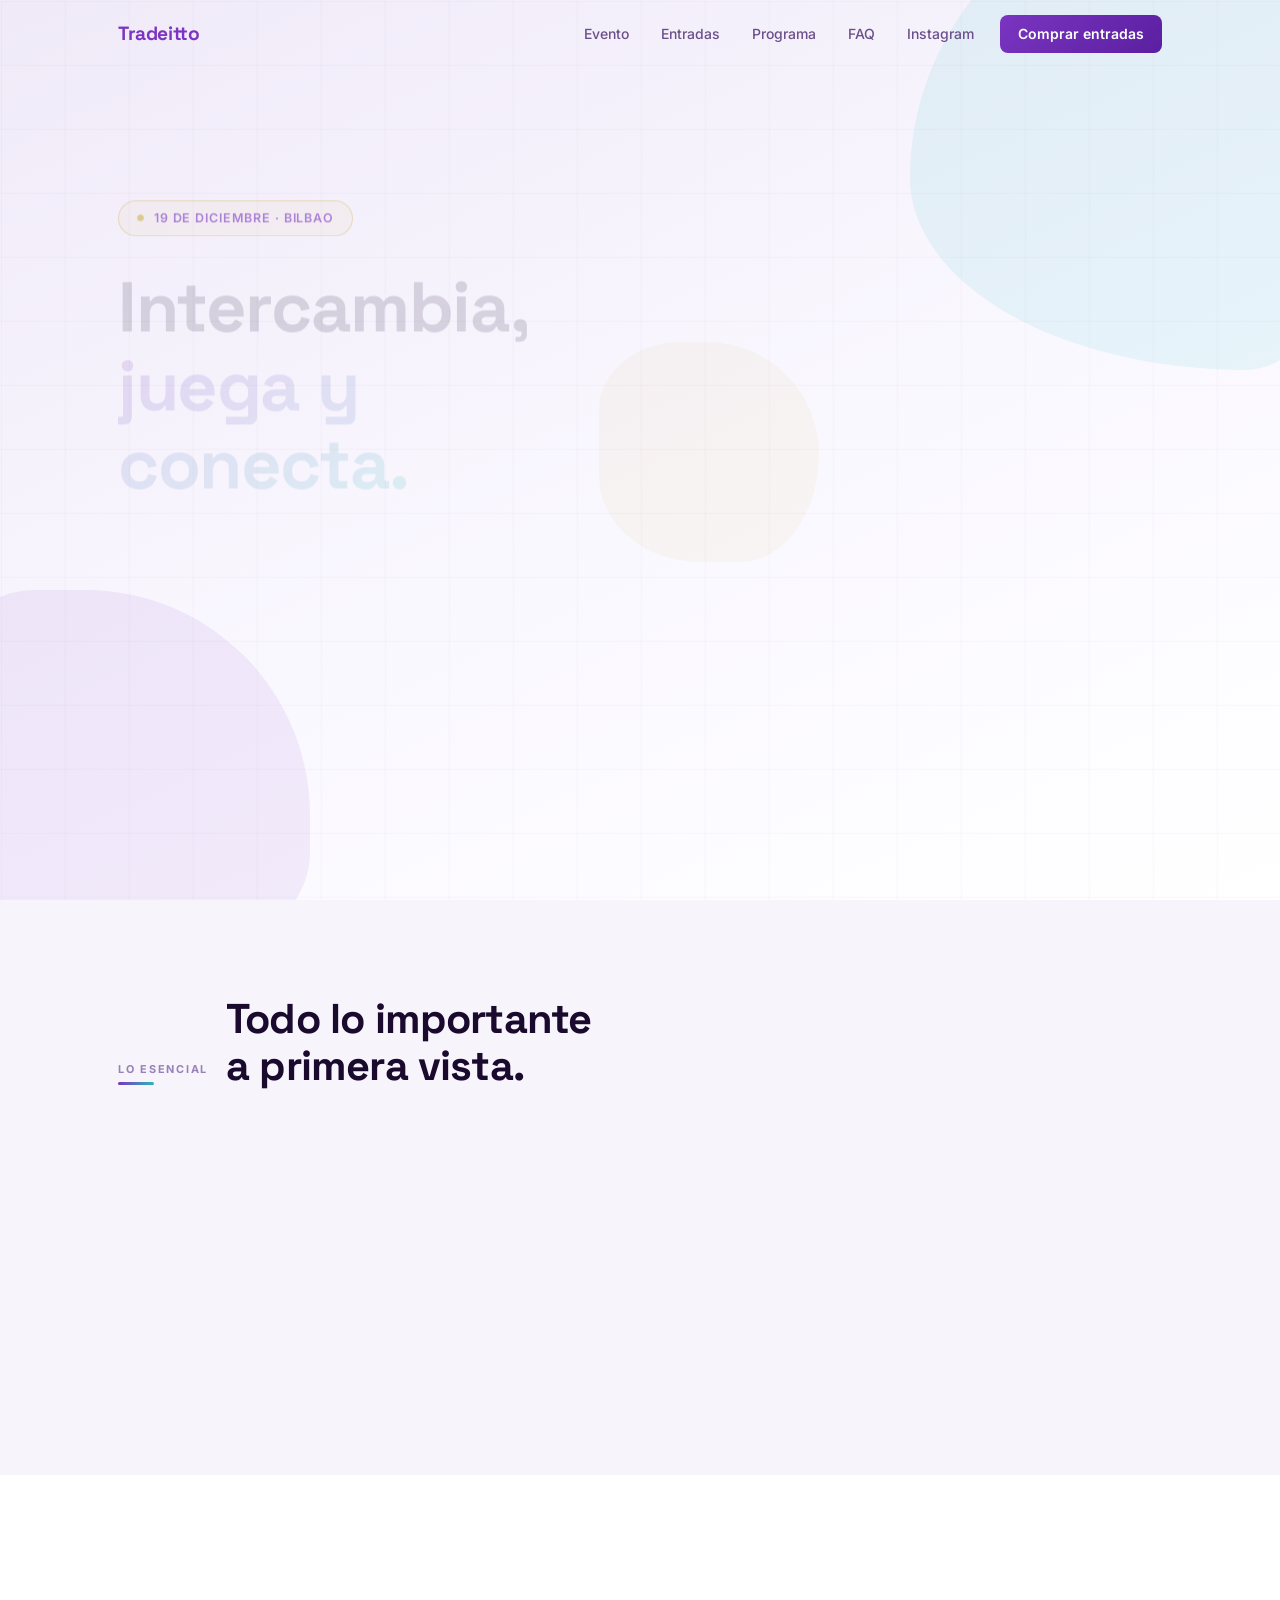
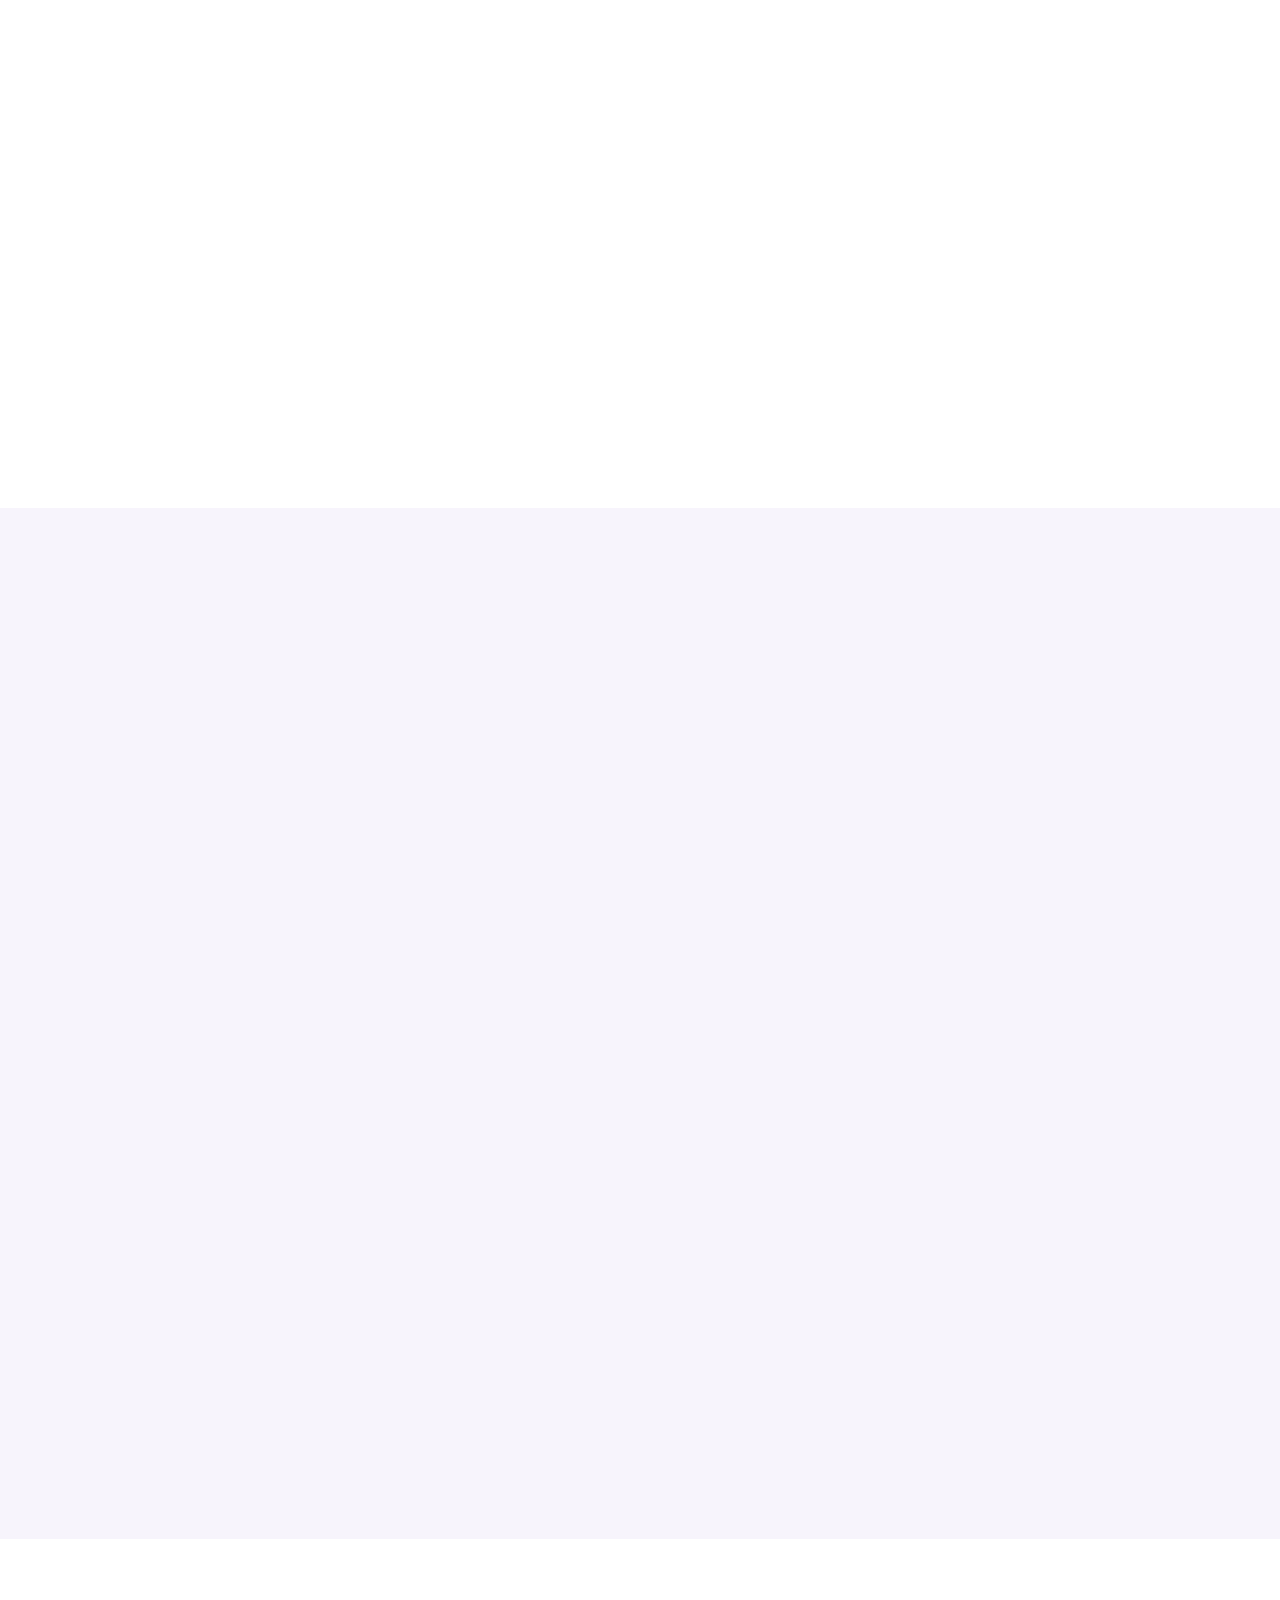
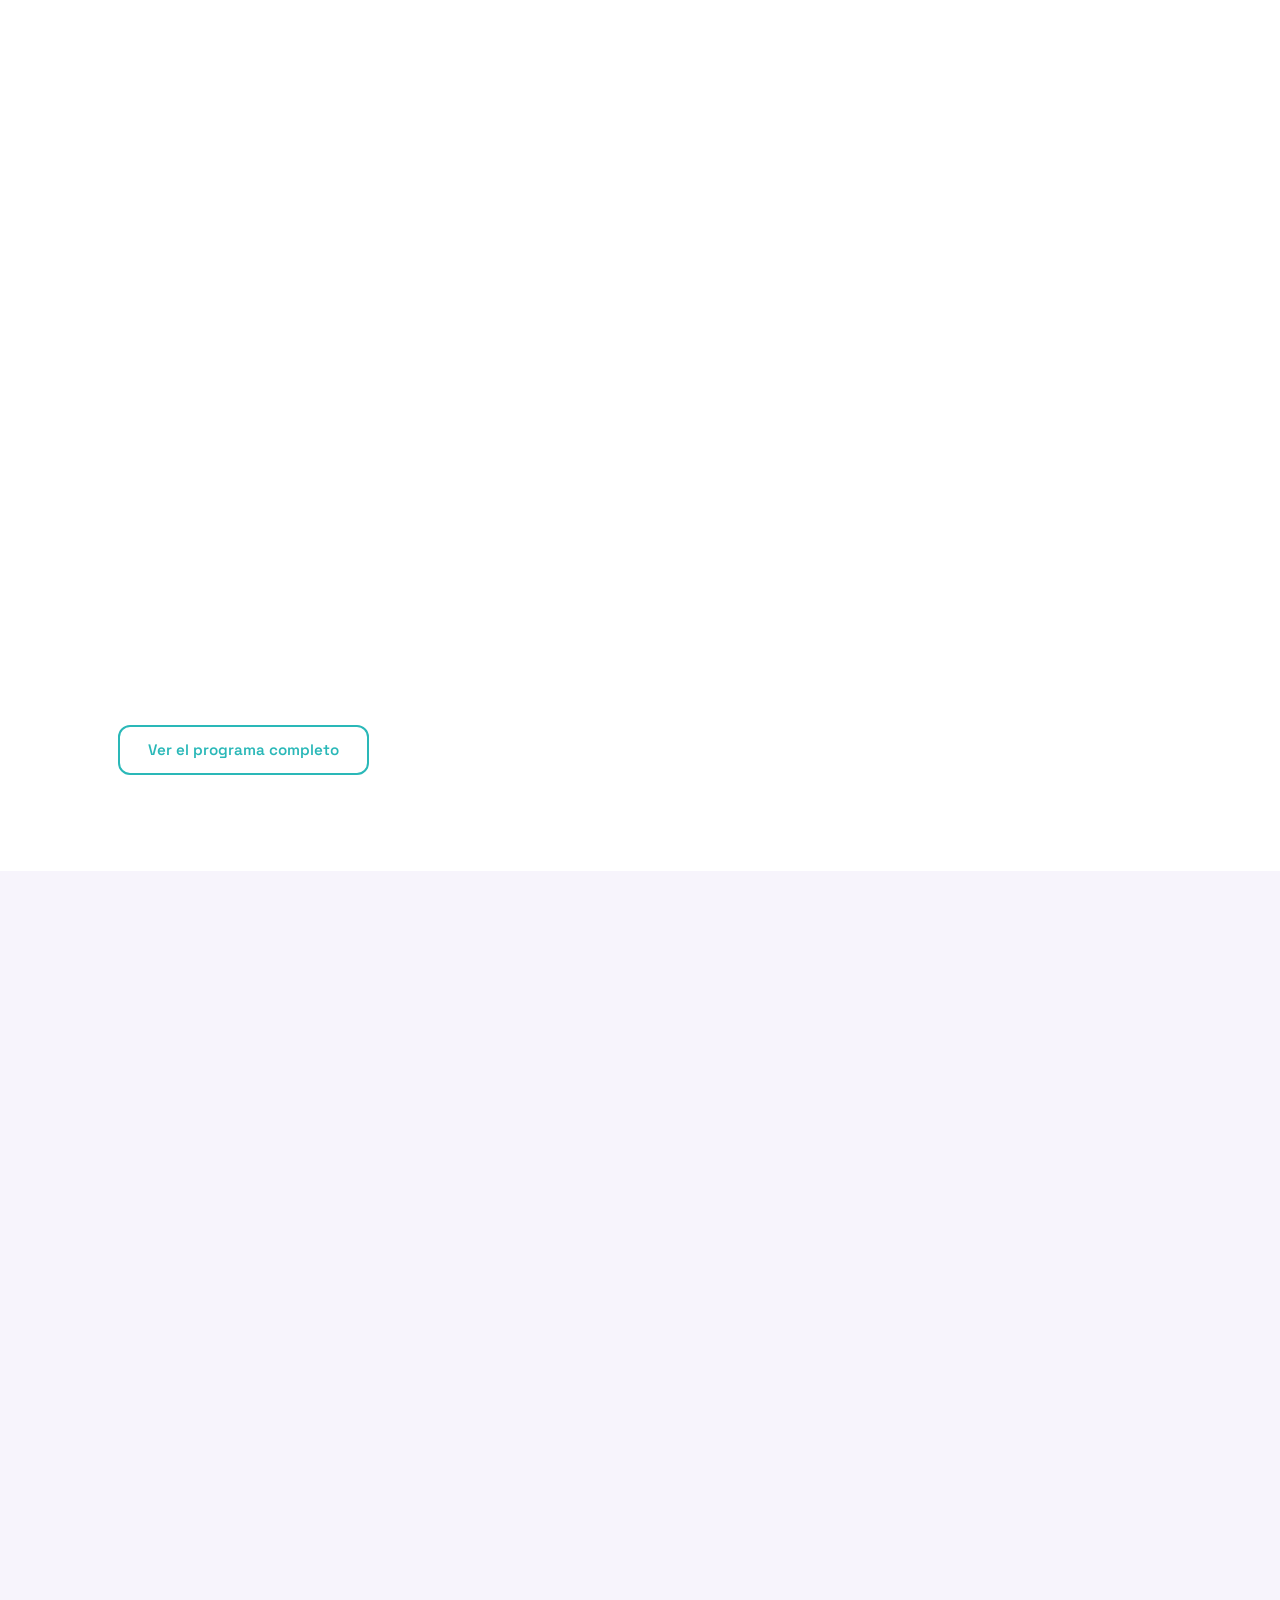
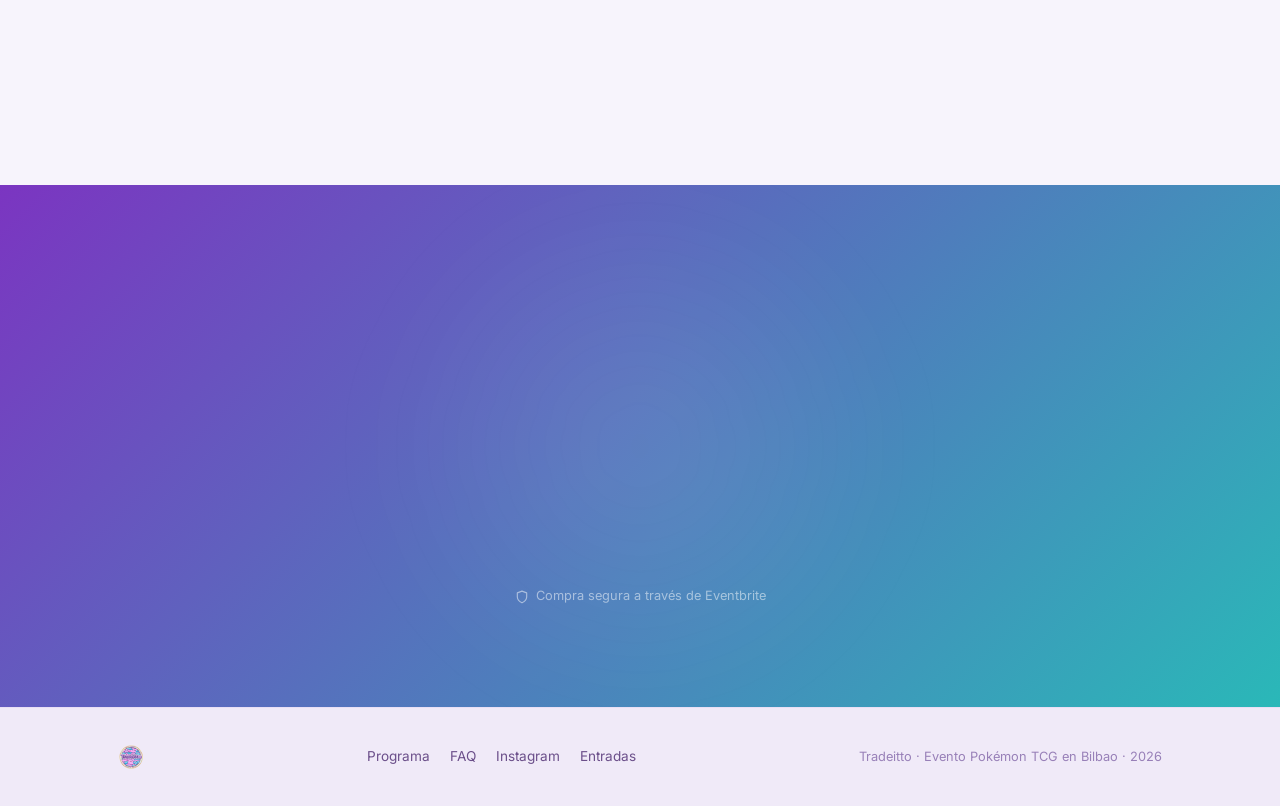
<file: index.html>
<!DOCTYPE html>
<html lang="es">
<head>
  <meta charset="UTF-8" />
  <meta name="viewport" content="width=device-width, initial-scale=1.0" />
  <title>Tradeitto · Próximamente</title>
  <link rel="icon" href="assets/logo.png" type="image/png" />
  <link rel="preconnect" href="https://fonts.googleapis.com" />
  <link rel="preconnect" href="https://fonts.gstatic.com" crossorigin />
  <link href="https://fonts.googleapis.com/css2?family=Fraunces:ital,opsz,wght@0,9..144,700;1,9..144,400&family=Space+Grotesk:wght@500;600;700&display=swap" rel="stylesheet" />
  <style>
    *, *::before, *::after { box-sizing: border-box; margin: 0; padding: 0; }

    html, body {
      height: 100%;
      overflow: hidden;
    }

    body {
      font-family: 'Space Grotesk', sans-serif;
      background: #0e0818;
      color: #fff;
      display: flex;
      flex-direction: column;
      align-items: center;
      justify-content: center;
      min-height: 100dvh;
      -webkit-font-smoothing: antialiased;
      position: relative;
    }

    /* ── Blobs de fondo ── */
    .blob {
      position: fixed;
      border-radius: 50%;
      pointer-events: none;
      filter: blur(90px);
      z-index: 0;
    }
    .blob-1 { width: 650px; height: 650px; background: rgba(123,53,193,0.22); top: -220px; left: -180px; }
    .blob-2 { width: 520px; height: 520px; background: rgba(42,184,184,0.13); bottom: -200px; right: -140px; }
    .blob-3 { width: 280px; height: 280px; background: rgba(201,168,48,0.09); top: 50%; left: 50%; transform: translate(-50%,-50%); }

    /* ── Wrap principal ── */
    .wrap {
      position: relative;
      z-index: 2;
      display: flex;
      flex-direction: column;
      align-items: center;
      gap: 0;
      text-align: center;
      padding: 0 24px;
    }

    /* Logo */
    .logo-img {
      width: 80px;
      height: 80px;
      object-fit: contain;
      margin-bottom: 20px;
      filter: drop-shadow(0 4px 28px rgba(123,53,193,0.55));
    }

    /* Nombre */
    .brand {
      font-family: 'Space Grotesk', sans-serif;
      font-size: 1.05rem;
      font-weight: 700;
      letter-spacing: 0.28em;
      text-transform: uppercase;
      color: rgba(255,255,255,0.35);
      margin-bottom: 56px;
    }

    /* ── Contador ── */
    .countdown {
      display: flex;
      align-items: flex-end;
      gap: 10px;
    }

    .cd-unit {
      display: flex;
      flex-direction: column;
      align-items: center;
      gap: 10px;
    }

    .cd-num {
      font-family: 'Fraunces', serif;
      font-size: clamp(3.8rem, 11vw, 7.5rem);
      font-weight: 700;
      font-style: italic;
      line-height: 1;
      background: linear-gradient(135deg, #c9a830 0%, #ffffff 50%, #8de8e8 100%);
      -webkit-background-clip: text;
      -webkit-text-fill-color: transparent;
      background-clip: text;
      letter-spacing: -0.03em;
      min-width: 2ch;
      text-align: center;
    }

    .cd-label {
      font-size: 0.62rem;
      font-weight: 700;
      letter-spacing: 0.2em;
      text-transform: uppercase;
      color: rgba(255,255,255,0.3);
    }

    /* Separador ":" */
    .cd-sep {
      font-family: 'Fraunces', serif;
      font-size: clamp(2.5rem, 7vw, 5rem);
      font-style: italic;
      color: rgba(255,255,255,0.15);
      line-height: 1;
      margin-bottom: 26px; /* alinear con los números */
      user-select: none;
    }

    /* Estado: ya ha comenzado */
    .started {
      font-family: 'Fraunces', serif;
      font-style: italic;
      font-size: clamp(1.8rem, 5vw, 3rem);
      font-weight: 700;
      background: linear-gradient(135deg, #c9a830, #8de8e8);
      -webkit-background-clip: text;
      -webkit-text-fill-color: transparent;
      background-clip: text;
      text-align: center;
    }

    /* ── Mobile ── */
    @media (max-width: 520px) {
      .logo-img { width: 64px; height: 64px; margin-bottom: 16px; }
      .brand { margin-bottom: 44px; letter-spacing: 0.2em; }
      .countdown { gap: 6px; }
      .cd-sep { margin-bottom: 22px; }
    }

    @media (max-width: 380px) {
      .countdown { gap: 4px; }
    }
  </style>
</head>
<body>

  <div class="blob blob-1"></div>
  <div class="blob blob-2"></div>
  <div class="blob blob-3"></div>

  <div class="wrap">
    <img src="assets/logo.png" alt="Tradeitto" class="logo-img" />
    <p class="brand">Tradeitto</p>

    <div class="countdown" id="countdown">
      <div class="cd-unit">
        <span class="cd-num" id="cd-days">--</span>
        <span class="cd-label">días</span>
      </div>
      <span class="cd-sep">:</span>
      <div class="cd-unit">
        <span class="cd-num" id="cd-hours">--</span>
        <span class="cd-label">horas</span>
      </div>
      <span class="cd-sep">:</span>
      <div class="cd-unit">
        <span class="cd-num" id="cd-minutes">--</span>
        <span class="cd-label">minutos</span>
      </div>
      <span class="cd-sep">:</span>
      <div class="cd-unit">
        <span class="cd-num" id="cd-seconds">--</span>
        <span class="cd-label">segundos</span>
      </div>
    </div>

    <p class="started" id="started" style="display:none">Estamos aquí.</p>
  </div>

  <script>
    // ── CAMBIA SOLO ESTAS DOS LÍNEAS ──────────────────
    var TARGET = new Date('2026-11-13T17:00:00Z');
    //   20 de abril → new Date('2026-04-20T08:00:00Z')
    // ─────────────────────────────────────────────────

    var elDays    = document.getElementById('cd-days');
    var elHours   = document.getElementById('cd-hours');
    var elMinutes = document.getElementById('cd-minutes');
    var elSeconds = document.getElementById('cd-seconds');
    var elCountdown = document.getElementById('countdown');
    var elStarted   = document.getElementById('started');

    function pad(n) { return String(n).padStart(2, '0'); }

    function tick() {
      var diff = TARGET.getTime() - Date.now();
      if (diff <= 0) {
        elCountdown.style.display = 'none';
        elStarted.style.display = 'block';
        clearInterval(timer);
        abrirWeb();
        return;
      }
      var totalSec = Math.floor(diff / 1000);
      var days    = Math.floor(totalSec / 86400);
      var hours   = Math.floor((totalSec % 86400) / 3600);
      var minutes = Math.floor((totalSec % 3600) / 60);
      var seconds = totalSec % 60;

      elDays.textContent    = days;
      elHours.textContent   = pad(hours);
      elMinutes.textContent = pad(minutes);
      elSeconds.textContent = pad(seconds);
    }

    // Solo redirige cuando sitio.html ya no está bloqueado en .htaccess; si no, reintenta.
    function abrirWeb() {
      fetch('sitio.html', { cache: 'no-store', redirect: 'manual' })
        .then(function (r) {
          if (r.ok) window.location.replace('sitio.html');
          else setTimeout(abrirWeb, 20000);
        })
        .catch(function () { setTimeout(abrirWeb, 20000); });
    }

    tick();
    var timer = setInterval(tick, 1000);
  </script>
</body>
</html>
</file>
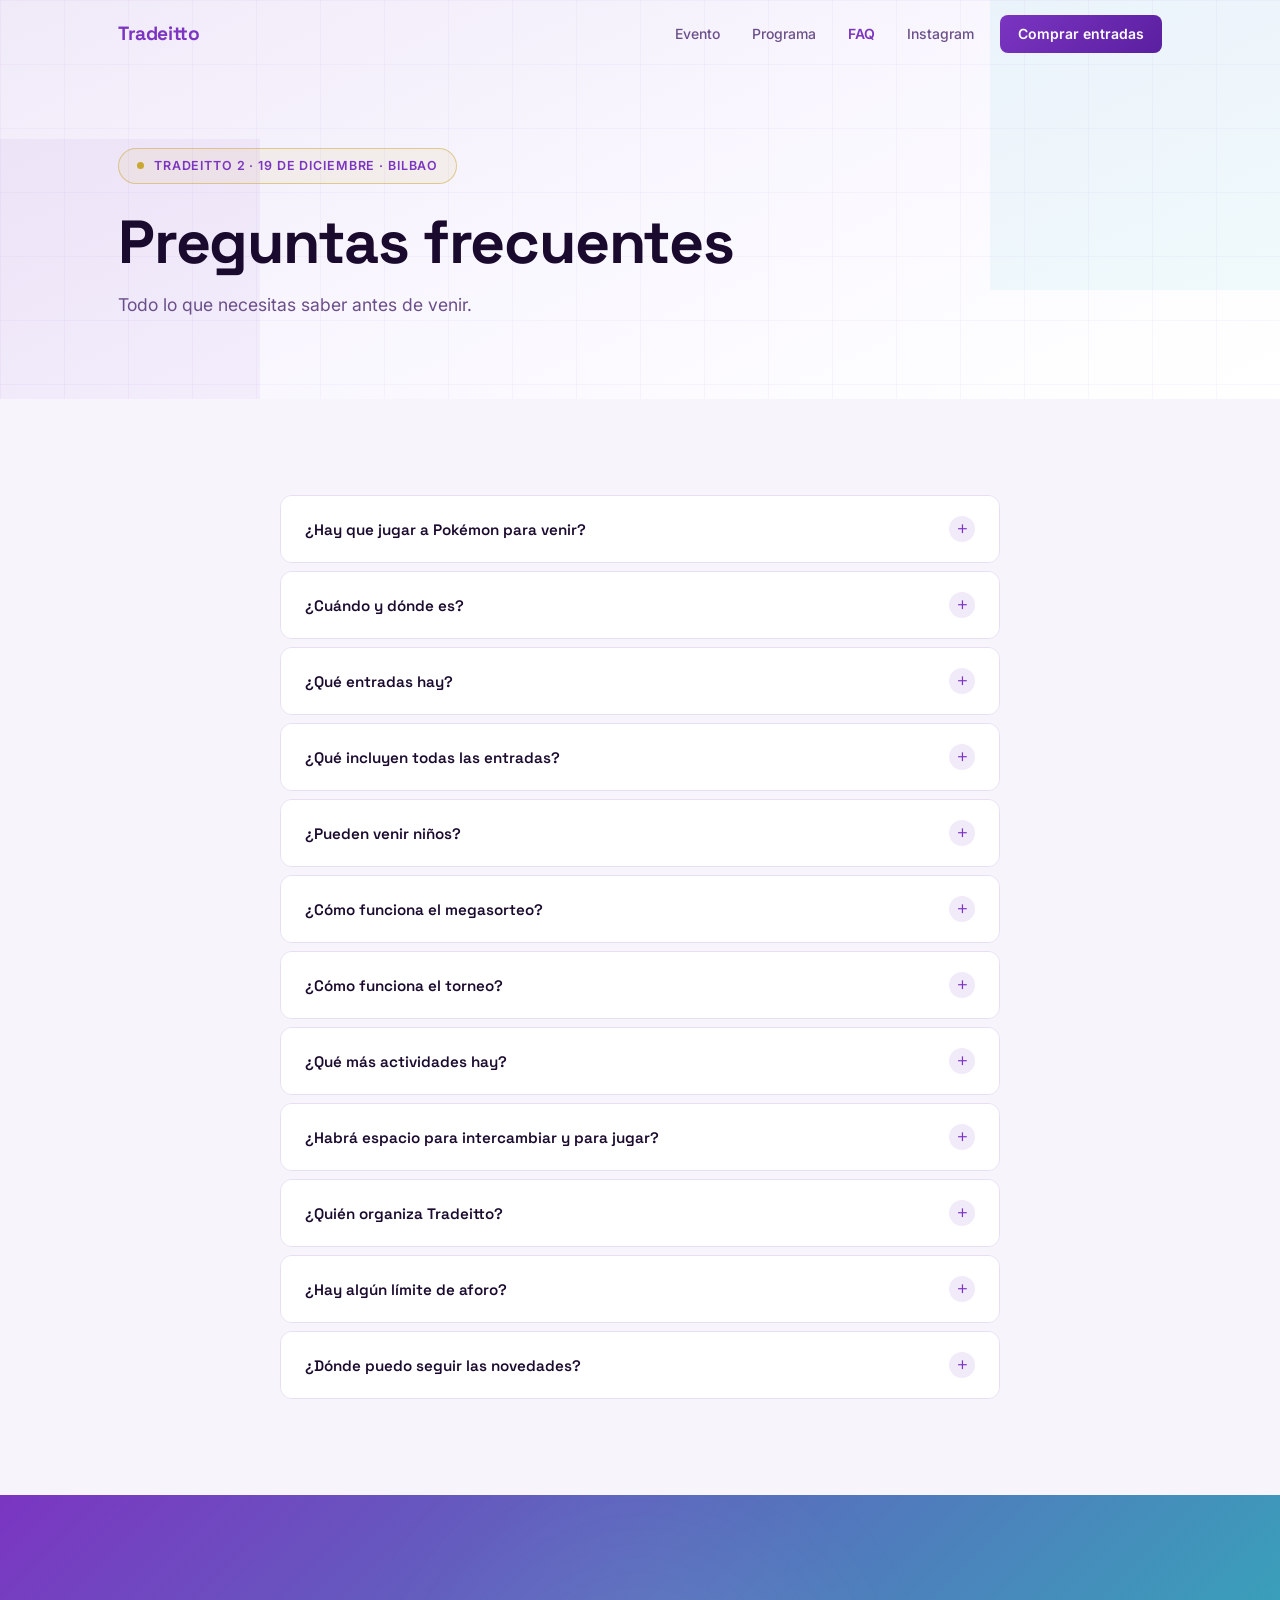
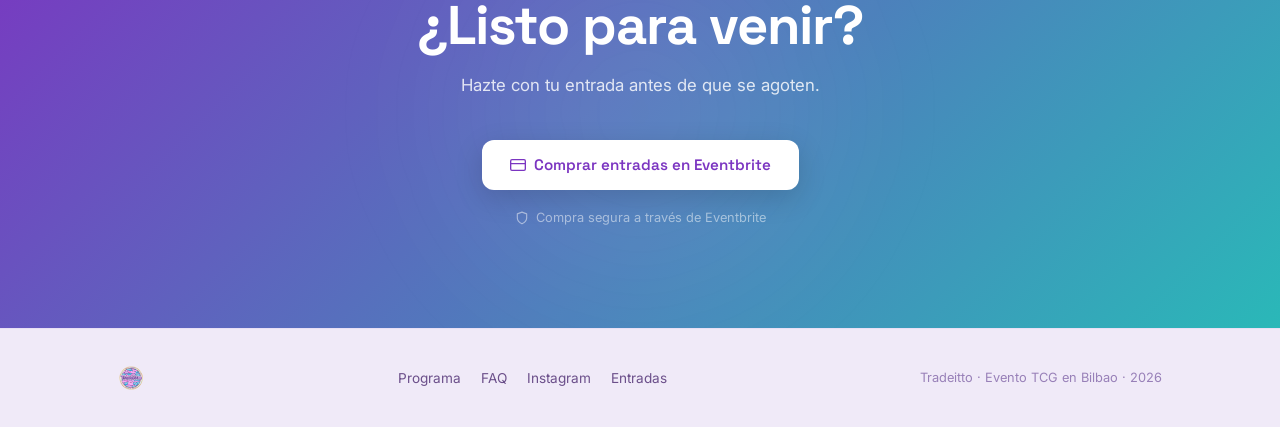
<file: faq.html>
<!DOCTYPE html>
<html lang="es">
<head>
  <meta charset="UTF-8" />
  <meta name="robots" content="noindex, nofollow" />
  <meta name="viewport" content="width=device-width, initial-scale=1.0" />
  <title>FAQ — Tradeitto 2 · Bilbao · 19 de diciembre de 2026</title>
  <meta name="description" content="Preguntas frecuentes sobre Tradeitto 2: entradas, horario, torneo, sorteo y pack de bienvenida. Sábado 19 de diciembre en el Hotel Occidental Bilbao." />
  <link rel="icon" href="assets/logo.png" type="image/png" />
  <link rel="stylesheet" href="style.css" />
  <link rel="preconnect" href="https://fonts.googleapis.com" />
  <link rel="preconnect" href="https://fonts.gstatic.com" crossorigin />
  <link href="https://fonts.googleapis.com/css2?family=Inter:wght@400;500;600&family=Space+Grotesk:wght@500;600;700&display=swap" rel="stylesheet" />
</head>
<body>

  <!-- ══ NAVBAR ══ -->
  <header class="navbar" id="navbar">
    <div class="nav-inner">
      <a href="sitio.html" class="nav-logo">
        Tradeitto
      </a>
      <nav class="nav-links">
        <a href="sitio.html">Evento</a>
        <a href="programa.html">Programa</a>
        <a href="faq.html" class="active">FAQ</a>
        <a href="https://instagram.com/tradeitto" target="_blank" rel="noopener">Instagram</a>
        <a href="https://www.eventbrite.com/e/entradas-tradeitto-2-1987670199072" target="_blank" rel="noopener" class="nav-cta">Comprar entradas</a>
      </nav>
      <button class="hamburger" id="hamburger" aria-label="Abrir menú">
        <span></span><span></span><span></span>
      </button>
    </div>
    <nav class="mobile-nav" id="mobileNav">
      <a href="sitio.html">Evento</a>
      <a href="programa.html">Programa</a>
      <a href="faq.html">FAQ</a>
      <a href="https://instagram.com/tradeitto" target="_blank" rel="noopener">Instagram</a>
      <a href="https://www.eventbrite.com/e/entradas-tradeitto-2-1987670199072" target="_blank" rel="noopener" class="nav-cta">Comprar entradas</a>
    </nav>
  </header>

  <!-- ══ HERO COMPACTO ══ -->
  <section class="faq-hero">
    <div class="hero-grid"></div>
    <div class="hero-blob-organic blob-cyan" style="width:400px;height:400px;opacity:0.7"></div>
    <div class="hero-blob-organic blob-purple" style="width:320px;height:320px;bottom:-60px;left:-60px;top:auto;right:auto;opacity:0.7"></div>
    <div class="container">
      <div class="faq-hero-content">
        <span class="hero-badge" style="animation-delay:0.05s">
          <span class="hero-badge-dot"></span>
          Tradeitto 2 · 19 de diciembre · Bilbao
        </span>
        <h1 style="animation-delay:0.18s;opacity:0;transform:translateY(18px);animation:fadeUp 0.65s cubic-bezier(0.4,0,0.2,1) 0.18s forwards">Preguntas frecuentes</h1>
        <p style="animation-delay:0.3s;opacity:0;transform:translateY(18px);animation:fadeUp 0.65s cubic-bezier(0.4,0,0.2,1) 0.3s forwards">Todo lo que necesitas saber antes de venir.</p>
      </div>
    </div>
  </section>

  <!-- ══ FAQ ══ -->
  <section class="section faq-section" id="faq">
    <div class="container">
      <div class="faq-section-inner">

        <div class="faq-list">

          <div class="faq-item reveal">
            <button class="faq-question" aria-expanded="false">
              <span>¿Hay que jugar a Pokémon para venir?</span>
              <span class="faq-icon">+</span>
            </button>
            <div class="faq-answer">
              <div class="faq-answer-inner">
                <p>No. Tradeitto está abierto a cualquier persona a la que le gusten las cartas coleccionables. El foco es Pokémon, pero si juegas a otro juego de cartas eres igual de bienvenido. Y si acabas de descubrir este mundo, también: es el sitio perfecto para empezar.</p>
              </div>
            </div>
          </div>

          <div class="faq-item reveal">
            <button class="faq-question" aria-expanded="false">
              <span>¿Cuándo y dónde es?</span>
              <span class="faq-icon">+</span>
            </button>
            <div class="faq-answer">
              <div class="faq-answer-inner">
                <p>El <strong>sábado 19 de diciembre de 2026</strong> en el <strong>Hotel Occidental Bilbao</strong>. El evento abre de <strong>10:00 a 19:00</strong>. Con entrada VIP puedes entrar una hora antes, a las 9:00.</p>
              </div>
            </div>
          </div>

          <div class="faq-item reveal">
            <button class="faq-question" aria-expanded="false">
              <span>¿Qué entradas hay?</span>
              <span class="faq-icon">+</span>
            </button>
            <div class="faq-answer">
              <div class="faq-answer-inner">
                <p>Hay tres tipos:<br><strong>General (12,50 €)</strong>: acceso al evento desde las 10:00.<br><strong>VIP (30 €)</strong>: acceso anticipado a las 9:00, una hora antes que nadie. Solo hay 30.<br><strong>Torneo (30 €)</strong>: plaza en el torneo de Pokémon TCG con premios, además del acceso al evento. Solo hay 32.</p>
              </div>
            </div>
          </div>

          <div class="faq-item reveal">
            <button class="faq-question" aria-expanded="false">
              <span>¿Qué incluyen todas las entradas?</span>
              <span class="faq-icon">+</span>
            </button>
            <div class="faq-answer">
              <div class="faq-answer-inner">
                <p>Todas dan acceso al recinto, participación en el <strong>megasorteo en directo</strong> y un <strong>pack de bienvenida con regalos navideños</strong>.</p>
              </div>
            </div>
          </div>

          <div class="faq-item reveal">
            <button class="faq-question" aria-expanded="false">
              <span>¿Pueden venir niños?</span>
              <span class="faq-icon">+</span>
            </button>
            <div class="faq-answer">
              <div class="faq-answer-inner">
                <p>Sí. Por cada entrada de adulto pueden entrar <strong>gratis hasta 2 niños menores de 8 años</strong>.</p>
              </div>
            </div>
          </div>

          <div class="faq-item reveal">
            <button class="faq-question" aria-expanded="false">
              <span>¿Cómo funciona el megasorteo?</span>
              <span class="faq-icon">+</span>
            </button>
            <div class="faq-answer">
              <div class="faq-answer-inner">
                <p>Es a las <strong>12:00</strong> y se sortea un megapack en directo. Tu número va incluido con la entrada, pero hay que estar presente en el momento del sorteo para ganar.</p>
              </div>
            </div>
          </div>

          <div class="faq-item reveal">
            <button class="faq-question" aria-expanded="false">
              <span>¿Cómo funciona el torneo?</span>
              <span class="faq-icon">+</span>
            </button>
            <div class="faq-answer">
              <div class="faq-answer-inner">
                <p>Empieza a las <strong>11:00</strong> y tiene <strong>32 plazas</strong>. Para jugar necesitas la entrada de Torneo (30 €). Hay premios para los mejores. El formato y los premios los anunciaremos en <a href="https://instagram.com/tradeitto" target="_blank" rel="noopener" style="color:var(--accent)">@tradeitto</a>.</p>
              </div>
            </div>
          </div>

          <div class="faq-item reveal">
            <button class="faq-question" aria-expanded="false">
              <span>¿Qué más actividades hay?</span>
              <span class="faq-icon">+</span>
            </button>
            <div class="faq-answer">
              <div class="faq-answer-inner">
                <p>A las <strong>16:00</strong>, un concurso de preguntas: si aciertas, te llevas un sobre. A las <strong>17:00</strong>, la hora del intercambio, patrocinada por <a href="https://pokedoc.es/" target="_blank" rel="sponsored noopener" style="color:var(--accent)">Pokedoc</a>. Y a las <strong>18:00</strong>, la gran apertura final. Tienes el horario completo en el <a href="programa.html" style="color:var(--accent)">programa</a>.</p>
              </div>
            </div>
          </div>

          <div class="faq-item reveal">
            <button class="faq-question" aria-expanded="false">
              <span>¿Habrá espacio para intercambiar y para jugar?</span>
              <span class="faq-icon">+</span>
            </button>
            <div class="faq-answer">
              <div class="faq-answer-inner">
                <p>Sí. Durante todo el día habrá mesas donde cada uno puede intercambiar cartas, jugar partidas o simplemente charlar. También habrá tiendas con producto sellado y puestos de artesanía y merchandising.</p>
              </div>
            </div>
          </div>

          <div class="faq-item reveal">
            <button class="faq-question" aria-expanded="false">
              <span>¿Quién organiza Tradeitto?</span>
              <span class="faq-icon">+</span>
            </button>
            <div class="faq-answer">
              <div class="faq-answer-inner">
                <p>Tradeitto lo organizan <strong>Srta.Eevee</strong> y <strong>Pingucollects</strong>. Esta edición cuenta con el patrocinio de <strong><a href="https://www.ryucardstcg.com/" target="_blank" rel="sponsored noopener" style="color:var(--accent)">Ryu Cards</a></strong> y <strong><a href="https://pokedoc.es/" target="_blank" rel="sponsored noopener" style="color:var(--accent)">Pokedoc</a></strong>.</p>
              </div>
            </div>
          </div>

          <div class="faq-item reveal">
            <button class="faq-question" aria-expanded="false">
              <span>¿Hay algún límite de aforo?</span>
              <span class="faq-icon">+</span>
            </button>
            <div class="faq-answer">
              <div class="faq-answer-inner">
                <p>Sí, las plazas son limitadas. Te recomendamos comprar tu entrada con antelación para asegurar tu sitio.</p>
              </div>
            </div>
          </div>

          <div class="faq-item reveal">
            <button class="faq-question" aria-expanded="false">
              <span>¿Dónde puedo seguir las novedades?</span>
              <span class="faq-icon">+</span>
            </button>
            <div class="faq-answer">
              <div class="faq-answer-inner">
                <p>Todas las novedades las publicamos en nuestro Instagram <a href="https://instagram.com/tradeitto" target="_blank" rel="noopener" style="color:var(--accent)">@tradeitto</a>.</p>
              </div>
            </div>
          </div>

        </div>
      </div>
    </div>
  </section>

  <!-- ══ CTA ══ -->
  <section class="cta-section">
    <div class="container">
      <h2 class="cta-title reveal">¿Listo para venir?</h2>
      <p class="cta-sub reveal">Hazte con tu entrada antes de que se agoten.</p>
      <a href="https://www.eventbrite.com/e/entradas-tradeitto-2-1987670199072" target="_blank" rel="noopener" class="btn-primary reveal">
        <svg viewBox="0 0 24 24" fill="none" stroke="currentColor" stroke-width="2" stroke-linecap="round" stroke-linejoin="round" width="16" height="16"><rect x="1" y="4" width="22" height="16" rx="2"/><line x1="1" y1="10" x2="23" y2="10"/></svg>
        Comprar entradas en Eventbrite
      </a>
      <p class="cta-trust">
        <svg viewBox="0 0 24 24" fill="none" stroke="currentColor" stroke-width="2" stroke-linecap="round" stroke-linejoin="round"><path d="M12 22s8-4 8-10V5l-8-3-8 3v7c0 6 8 10 8 10z"/></svg>
        Compra segura a través de Eventbrite
      </p>
    </div>
  </section>

  <!-- ══ FOOTER ══ -->
  <footer class="footer">
    <div class="container">
      <div class="footer-inner">
        <a href="sitio.html" class="footer-logo">
          <img src="assets/logo.png" alt="Tradeitto" />
        </a>
        <nav class="footer-links">
          <a href="programa.html">Programa</a>
          <a href="faq.html">FAQ</a>
          <a href="https://instagram.com/tradeitto" target="_blank" rel="noopener">Instagram</a>
          <a href="https://www.eventbrite.com/e/entradas-tradeitto-2-1987670199072" target="_blank" rel="noopener">Entradas</a>
        </nav>
        <p class="footer-copy">Tradeitto · Evento TCG en Bilbao · 2026</p>
      </div>
    </div>
  </footer>

  <script src="script.js"></script>
</body>
</html>
</file>
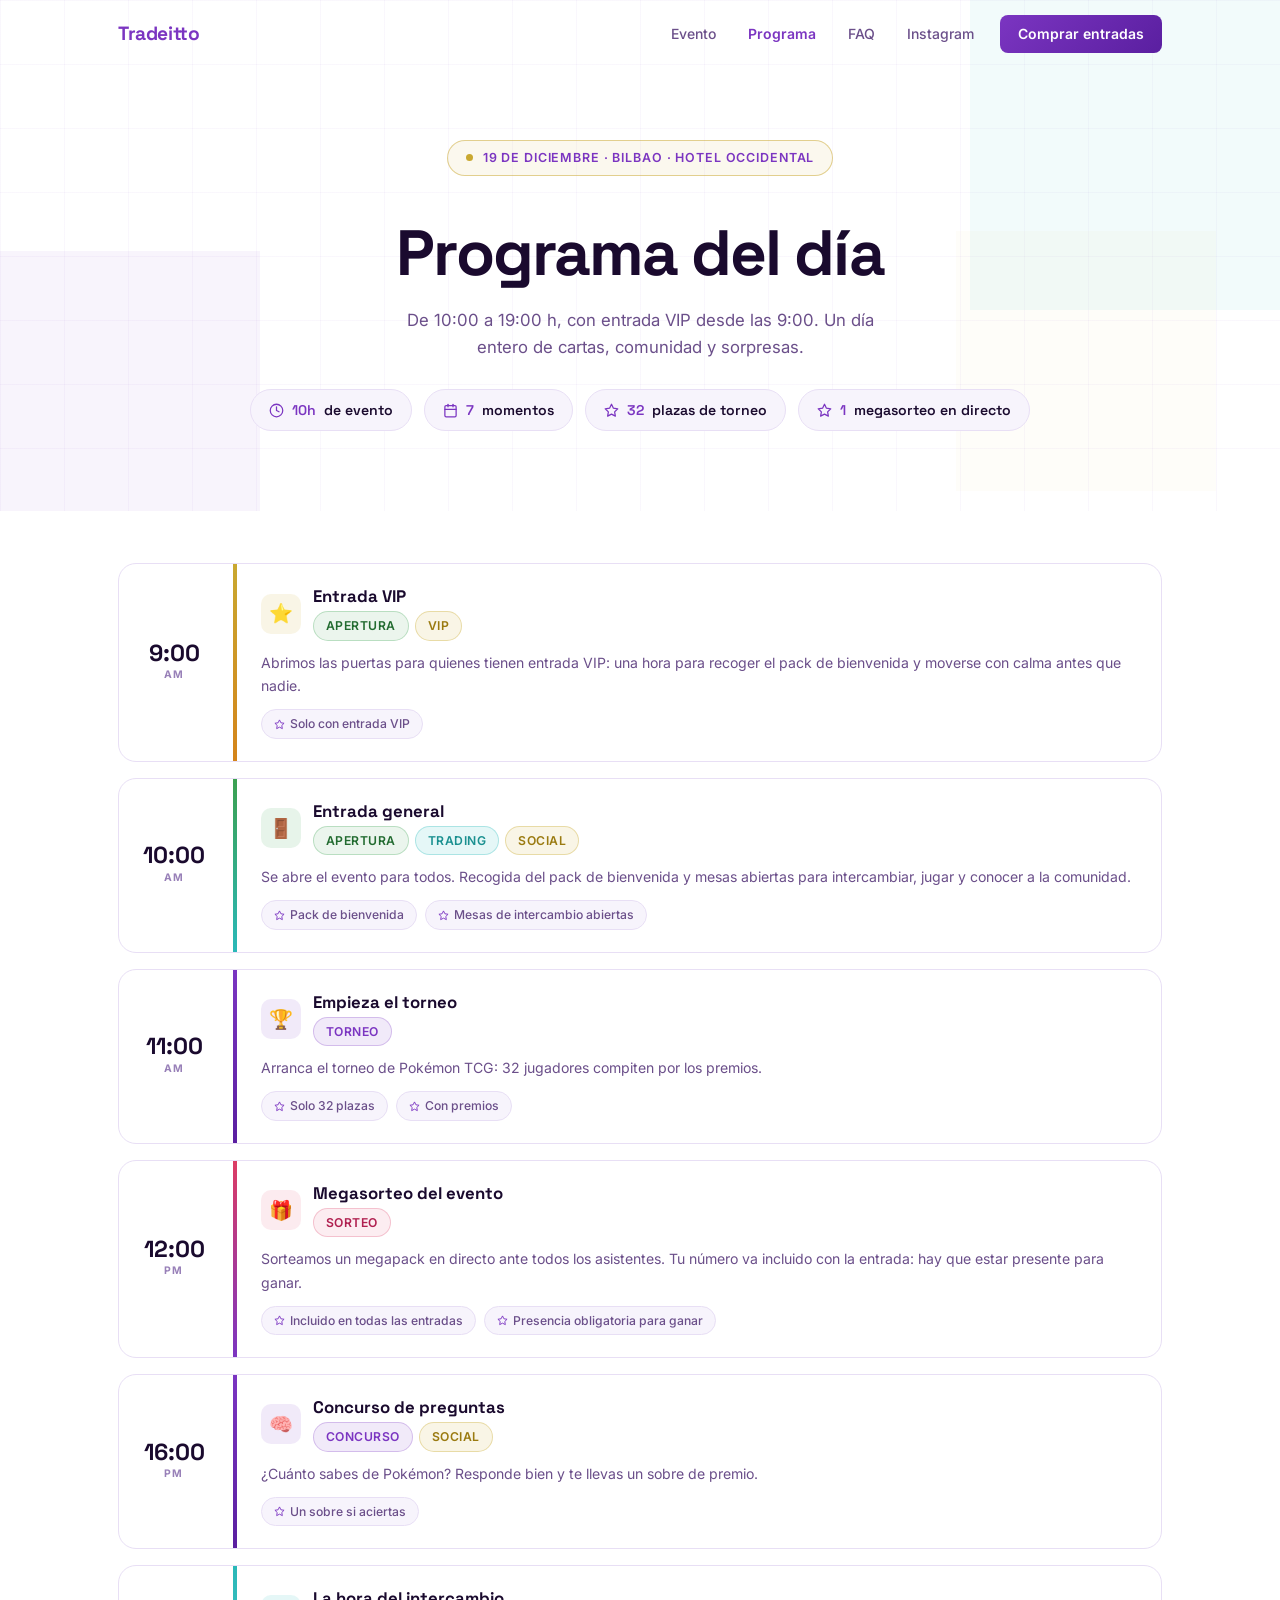
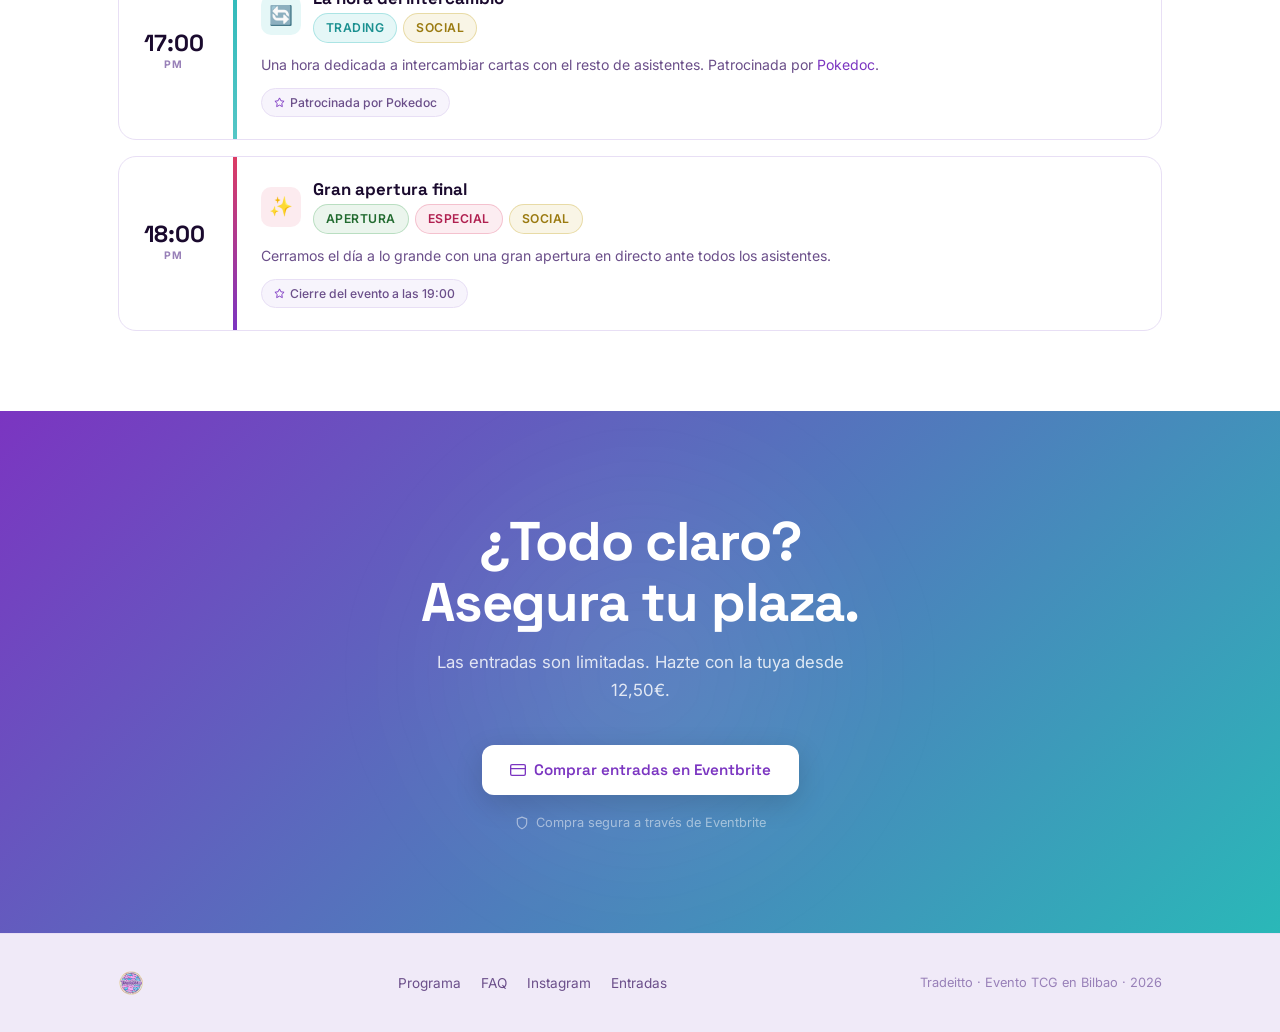
<file: programa.html>
<!DOCTYPE html>
<html lang="es">
<head>
  <meta charset="UTF-8" />
  <meta name="robots" content="noindex, nofollow" />
  <meta name="viewport" content="width=device-width, initial-scale=1.0" />
  <title>Programa — Tradeitto 2 · Bilbao · 19 de diciembre de 2026</title>
  <meta name="description" content="Consulta el programa completo del día de Tradeitto: horarios, torneo, sorteo, concurso y más. Bilbao, 19 de diciembre de 2026." />
  <link rel="icon" href="assets/logo.png" type="image/png" />
  <link rel="stylesheet" href="style.css" />
  <link rel="preconnect" href="https://fonts.googleapis.com" />
  <link rel="preconnect" href="https://fonts.gstatic.com" crossorigin />
  <link href="https://fonts.googleapis.com/css2?family=Fraunces:ital,opsz,wght@0,9..144,700;1,9..144,400&family=Inter:wght@400;500;600&family=Space+Grotesk:wght@500;600;700&display=swap" rel="stylesheet" />
  <style>
    /* ══ PROGRAMA PAGE STYLES ══ */

    .prog-hero {
      position: relative;
      padding: 140px 0 80px;
      overflow: hidden;
      background: var(--bg);
    }
    .prog-hero-content {
      position: relative;
      z-index: 2;
      display: flex;
      flex-direction: column;
      align-items: center;
      text-align: center;
      gap: 20px;
    }
    .prog-hero-content h1 {
      font-size: clamp(2.4rem, 6vw, 4rem);
      letter-spacing: -0.03em;
      line-height: 1.05;
      opacity: 0;
      transform: translateY(18px);
      animation: fadeUp 0.65s cubic-bezier(0.4,0,0.2,1) 0.18s forwards;
    }
    .prog-hero-content p {
      font-size: 1.05rem;
      color: var(--text-2);
      max-width: 480px;
      opacity: 0;
      transform: translateY(18px);
      animation: fadeUp 0.65s cubic-bezier(0.4,0,0.2,1) 0.3s forwards;
    }

    /* ── Stats bar ── */
    .prog-stats {
      display: flex;
      justify-content: center;
      flex-wrap: wrap;
      gap: 12px;
      margin-top: 8px;
      opacity: 0;
      transform: translateY(18px);
      animation: fadeUp 0.65s cubic-bezier(0.4,0,0.2,1) 0.42s forwards;
    }
    .prog-stat {
      display: inline-flex;
      align-items: center;
      gap: 8px;
      background: var(--bg-2);
      border: 1px solid var(--border);
      border-radius: 50px;
      padding: 9px 18px;
      font-family: 'Space Grotesk', sans-serif;
      font-size: 0.88rem;
      font-weight: 600;
      color: var(--text);
    }
    .prog-stat svg {
      width: 15px; height: 15px;
      stroke: var(--accent);
      flex-shrink: 0;
    }
    .prog-stat-num {
      color: var(--accent);
    }

    /* ── Tag legend ── */
    .prog-legend {
      padding: 32px 0 0;
    }
    .prog-legend-inner {
      display: flex;
      align-items: center;
      gap: 10px;
      flex-wrap: wrap;
    }
    .prog-legend-label {
      font-size: 0.78rem;
      font-weight: 600;
      text-transform: uppercase;
      letter-spacing: 0.08em;
      color: var(--text-3);
      margin-right: 4px;
    }
    .tag {
      display: inline-flex;
      align-items: center;
      gap: 5px;
      border-radius: 50px;
      padding: 4px 12px;
      font-size: 0.76rem;
      font-weight: 600;
      letter-spacing: 0.04em;
      text-transform: uppercase;
    }
    .tag-trading  { background: rgba(42,184,184,0.12);  color: #1a9090; border: 1px solid rgba(42,184,184,0.3); }
    .tag-torneo   { background: rgba(123,53,193,0.10);  color: var(--accent); border: 1px solid var(--accent-border); }
    .tag-social   { background: rgba(201,168,48,0.12);  color: #9a7a10; border: 1px solid rgba(201,168,48,0.35); }
    .tag-sorteo   { background: rgba(220,60,100,0.09);  color: #b02050; border: 1px solid rgba(220,60,100,0.25); }
    .tag-apertura { background: rgba(60,160,80,0.10);   color: #226b30; border: 1px solid rgba(60,160,80,0.28); }
    .tag-descanso { background: rgba(140,100,60,0.10);  color: #7a5020; border: 1px solid rgba(140,100,60,0.28); }

    /* ── Schedule cards ── */
    .prog-schedule {
      padding: 52px 0 80px;
    }
    .sched-list {
      display: flex;
      flex-direction: column;
      gap: 16px;
    }
    .sched-card {
      display: grid;
      grid-template-columns: 90px 4px 1fr;
      gap: 0 24px;
      align-items: stretch;
      background: var(--bg);
      border: 1px solid var(--border);
      border-radius: var(--radius-lg);
      overflow: hidden;
      transition: box-shadow 0.2s var(--ease), border-color 0.2s var(--ease), transform 0.2s var(--ease);
      cursor: default;
    }
    .sched-card:hover {
      border-color: var(--border-hover);
      box-shadow: var(--card-shadow-h);
      transform: translateY(-2px);
    }

    /* coloured stripe */
    .sched-stripe { width: 4px; align-self: stretch; flex-shrink: 0; }
    .stripe-apertura { background: linear-gradient(180deg,#3ca050,#2ab8b8); }
    .stripe-trading  { background: linear-gradient(180deg,#2ab8b8,#2ab8b8cc); }
    .stripe-torneo   { background: linear-gradient(180deg,#7b35c1,#5a1fa0); }
    .stripe-descanso { background: linear-gradient(180deg,#c9a830,#d4841a); }
    .stripe-tarde    { background: linear-gradient(180deg,#2ab8b8,#7b35c1); }
    .stripe-sorteo   { background: linear-gradient(180deg,#dc3c64,#7b35c1); }

    .sched-time-col {
      display: flex;
      flex-direction: column;
      align-items: center;
      justify-content: center;
      padding: 24px 0 24px 20px;
      gap: 2px;
    }
    .sched-hour {
      font-family: 'Space Grotesk', sans-serif;
      font-size: 1.45rem;
      font-weight: 700;
      color: var(--text);
      line-height: 1;
    }
    .sched-ampm {
      font-size: 0.65rem;
      font-weight: 700;
      letter-spacing: 0.1em;
      color: var(--text-3);
      text-transform: uppercase;
    }

    .sched-body {
      padding: 22px 24px 22px 0;
      display: flex;
      flex-direction: column;
      gap: 10px;
    }
    .sched-top {
      display: flex;
      align-items: center;
      gap: 12px;
      flex-wrap: wrap;
    }
    .sched-icon {
      width: 40px; height: 40px;
      border-radius: 10px;
      display: flex;
      align-items: center;
      justify-content: center;
      flex-shrink: 0;
      font-size: 1.2rem;
    }
    .icon-apertura { background: rgba(60,160,80,0.12); }
    .icon-trading  { background: rgba(42,184,184,0.12); }
    .icon-torneo   { background: rgba(123,53,193,0.10); }
    .icon-descanso { background: rgba(201,168,48,0.12); }
    .icon-tarde    { background: linear-gradient(135deg,rgba(42,184,184,0.1),rgba(123,53,193,0.1)); }
    .icon-sorteo   { background: rgba(220,60,100,0.1); }

    .sched-title-wrap {
      flex: 1;
    }
    .sched-title {
      font-family: 'Space Grotesk', sans-serif;
      font-size: 1.05rem;
      font-weight: 700;
      color: var(--text);
      line-height: 1.25;
      margin-bottom: 4px;
    }
    .sched-tags {
      display: flex;
      flex-wrap: wrap;
      gap: 6px;
    }
    .sched-desc {
      font-size: 0.88rem;
      color: var(--text-2);
      line-height: 1.65;
      margin: 0;
    }
    .sched-highlights {
      display: flex;
      flex-wrap: wrap;
      gap: 8px;
      margin-top: 2px;
    }
    .sched-pill {
      display: inline-flex;
      align-items: center;
      gap: 5px;
      background: var(--bg-2);
      border: 1px solid var(--border);
      border-radius: 50px;
      padding: 4px 12px;
      font-size: 0.76rem;
      font-weight: 500;
      color: var(--text-2);
    }
    .sched-pill svg {
      width: 11px; height: 11px;
      stroke: var(--accent);
    }

    /* ── Responsive ── */
    @media (max-width: 640px) {
      .sched-card {
        grid-template-columns: 70px 4px 1fr;
        gap: 0 14px;
      }
      .sched-time-col { padding: 18px 0 18px 14px; }
      .sched-hour { font-size: 1.15rem; }
      .sched-body { padding: 18px 16px 18px 0; }
      .sched-icon { width: 34px; height: 34px; font-size: 1rem; border-radius: 8px; }
      .sched-title { font-size: 0.95rem; }
    }
  </style>
</head>
<body>

  <!-- ══ NAVBAR ══ -->
  <header class="navbar" id="navbar">
    <div class="nav-inner">
      <a href="sitio.html" class="nav-logo">Tradeitto</a>
      <nav class="nav-links">
        <a href="sitio.html">Evento</a>
        <a href="programa.html" class="active">Programa</a>
        <a href="faq.html">FAQ</a>
        <a href="https://instagram.com/tradeitto" target="_blank" rel="noopener">Instagram</a>
        <a href="https://www.eventbrite.com/e/entradas-tradeitto-2-1987670199072" target="_blank" rel="noopener" class="nav-cta">Comprar entradas</a>
      </nav>
      <button class="hamburger" id="hamburger" aria-label="Abrir menú">
        <span></span><span></span><span></span>
      </button>
    </div>
    <nav class="mobile-nav" id="mobileNav">
      <a href="sitio.html">Evento</a>
      <a href="programa.html">Programa</a>
      <a href="faq.html">FAQ</a>
      <a href="https://instagram.com/tradeitto" target="_blank" rel="noopener">Instagram</a>
      <a href="https://www.eventbrite.com/e/entradas-tradeitto-2-1987670199072" target="_blank" rel="noopener" class="nav-cta">Comprar entradas</a>
    </nav>
  </header>

  <!-- ══ HERO ══ -->
  <section class="prog-hero">
    <div class="hero-grid"></div>
    <div class="hero-blob-organic blob-cyan" style="width:420px;height:420px;opacity:0.65"></div>
    <div class="hero-blob-organic blob-purple" style="width:340px;height:340px;bottom:-80px;left:-80px;top:auto;right:auto;opacity:0.65"></div>
    <div class="hero-blob-organic blob-gold" style="width:260px;height:260px;top:auto;bottom:20px;right:5%;opacity:0.45"></div>
    <div class="container">
      <div class="prog-hero-content">
        <span class="hero-badge" style="animation-delay:0.05s">
          <span class="hero-badge-dot"></span>
          19 de diciembre · Bilbao · Hotel Occidental
        </span>
        <h1>Programa del día</h1>
        <p>De 10:00 a 19:00 h, con entrada VIP desde las 9:00. Un día entero de cartas, comunidad y sorpresas.</p>
        <div class="prog-stats">
          <span class="prog-stat">
            <svg viewBox="0 0 24 24" fill="none" stroke="currentColor" stroke-width="2" stroke-linecap="round" stroke-linejoin="round"><circle cx="12" cy="12" r="10"/><polyline points="12 6 12 12 16 14"/></svg>
            <span class="prog-stat-num">10h</span> de evento
          </span>
          <span class="prog-stat">
            <svg viewBox="0 0 24 24" fill="none" stroke="currentColor" stroke-width="2" stroke-linecap="round" stroke-linejoin="round"><rect x="3" y="4" width="18" height="18" rx="2"/><line x1="16" y1="2" x2="16" y2="6"/><line x1="8" y1="2" x2="8" y2="6"/><line x1="3" y1="10" x2="21" y2="10"/></svg>
            <span class="prog-stat-num">7</span> momentos
          </span>
          <span class="prog-stat">
            <svg viewBox="0 0 24 24" fill="none" stroke="currentColor" stroke-width="2" stroke-linecap="round" stroke-linejoin="round"><path d="M12 2l3.09 6.26L22 9.27l-5 4.87 1.18 6.88L12 17.77l-6.18 3.25L7 14.14 2 9.27l6.91-1.01L12 2z"/></svg>
            <span class="prog-stat-num">32</span> plazas de torneo
          </span>
          <span class="prog-stat">
            <svg viewBox="0 0 24 24" fill="none" stroke="currentColor" stroke-width="2" stroke-linecap="round" stroke-linejoin="round"><path d="M12 2l3.09 6.26L22 9.27l-5 4.87 1.18 6.88L12 17.77l-6.18 3.25L7 14.14 2 9.27l6.91-1.01L12 2z"/></svg>
            <span class="prog-stat-num">1</span> megasorteo en directo
          </span>
        </div>
      </div>
    </div>
  </section>

  <!-- ══ SCHEDULE ══ -->
  <section class="prog-schedule">
    <div class="container">
      <div class="sched-list">

        <!-- 9:00 — Entrada VIP -->
        <div class="sched-card reveal">
          <div class="sched-time-col">
            <span class="sched-hour">9:00</span>
            <span class="sched-ampm">AM</span>
          </div>
          <div class="sched-stripe stripe-descanso"></div>
          <div class="sched-body">
            <div class="sched-top">
              <div class="sched-icon icon-descanso">⭐</div>
              <div class="sched-title-wrap">
                <p class="sched-title">Entrada VIP</p>
                <div class="sched-tags">
                  <span class="tag tag-apertura">Apertura</span>
                  <span class="tag tag-social">VIP</span>
                </div>
              </div>
            </div>
            <p class="sched-desc">Abrimos las puertas para quienes tienen entrada VIP: una hora para recoger el pack de bienvenida y moverse con calma antes que nadie.</p>
            <div class="sched-highlights">
              <span class="sched-pill">
                <svg viewBox="0 0 24 24" fill="none" stroke="currentColor" stroke-width="2"><path d="M12 2l3.09 6.26L22 9.27l-5 4.87 1.18 6.88L12 17.77l-6.18 3.25L7 14.14 2 9.27l6.91-1.01L12 2z"/></svg>
                Solo con entrada VIP
              </span>
            </div>
          </div>
        </div>

        <!-- 10:00 — Entrada general -->
        <div class="sched-card reveal">
          <div class="sched-time-col">
            <span class="sched-hour">10:00</span>
            <span class="sched-ampm">AM</span>
          </div>
          <div class="sched-stripe stripe-apertura"></div>
          <div class="sched-body">
            <div class="sched-top">
              <div class="sched-icon icon-apertura">🚪</div>
              <div class="sched-title-wrap">
                <p class="sched-title">Entrada general</p>
                <div class="sched-tags">
                  <span class="tag tag-apertura">Apertura</span>
                  <span class="tag tag-trading">Trading</span>
                  <span class="tag tag-social">Social</span>
                </div>
              </div>
            </div>
            <p class="sched-desc">Se abre el evento para todos. Recogida del pack de bienvenida y mesas abiertas para intercambiar, jugar y conocer a la comunidad.</p>
            <div class="sched-highlights">
              <span class="sched-pill">
                <svg viewBox="0 0 24 24" fill="none" stroke="currentColor" stroke-width="2"><path d="M12 2l3.09 6.26L22 9.27l-5 4.87 1.18 6.88L12 17.77l-6.18 3.25L7 14.14 2 9.27l6.91-1.01L12 2z"/></svg>
                Pack de bienvenida
              </span>
              <span class="sched-pill">
                <svg viewBox="0 0 24 24" fill="none" stroke="currentColor" stroke-width="2"><path d="M12 2l3.09 6.26L22 9.27l-5 4.87 1.18 6.88L12 17.77l-6.18 3.25L7 14.14 2 9.27l6.91-1.01L12 2z"/></svg>
                Mesas de intercambio abiertas
              </span>
            </div>
          </div>
        </div>

        <!-- 11:00 — Empieza el torneo -->
        <div class="sched-card reveal">
          <div class="sched-time-col">
            <span class="sched-hour">11:00</span>
            <span class="sched-ampm">AM</span>
          </div>
          <div class="sched-stripe stripe-torneo"></div>
          <div class="sched-body">
            <div class="sched-top">
              <div class="sched-icon icon-torneo">🏆</div>
              <div class="sched-title-wrap">
                <p class="sched-title">Empieza el torneo</p>
                <div class="sched-tags">
                  <span class="tag tag-torneo">Torneo</span>
                </div>
              </div>
            </div>
            <p class="sched-desc">Arranca el torneo de Pokémon TCG: 32 jugadores compiten por los premios.</p>
            <div class="sched-highlights">
              <span class="sched-pill">
                <svg viewBox="0 0 24 24" fill="none" stroke="currentColor" stroke-width="2"><path d="M12 2l3.09 6.26L22 9.27l-5 4.87 1.18 6.88L12 17.77l-6.18 3.25L7 14.14 2 9.27l6.91-1.01L12 2z"/></svg>
                Solo 32 plazas
              </span>
              <span class="sched-pill">
                <svg viewBox="0 0 24 24" fill="none" stroke="currentColor" stroke-width="2"><path d="M12 2l3.09 6.26L22 9.27l-5 4.87 1.18 6.88L12 17.77l-6.18 3.25L7 14.14 2 9.27l6.91-1.01L12 2z"/></svg>
                Con premios
              </span>
            </div>
          </div>
        </div>

        <!-- 12:00 — Megasorteo del evento -->
        <div class="sched-card reveal">
          <div class="sched-time-col">
            <span class="sched-hour">12:00</span>
            <span class="sched-ampm">PM</span>
          </div>
          <div class="sched-stripe stripe-sorteo"></div>
          <div class="sched-body">
            <div class="sched-top">
              <div class="sched-icon icon-sorteo">🎁</div>
              <div class="sched-title-wrap">
                <p class="sched-title">Megasorteo del evento</p>
                <div class="sched-tags">
                  <span class="tag tag-sorteo">Sorteo</span>
                </div>
              </div>
            </div>
            <p class="sched-desc">Sorteamos un megapack en directo ante todos los asistentes. Tu número va incluido con la entrada: hay que estar presente para ganar.</p>
            <div class="sched-highlights">
              <span class="sched-pill">
                <svg viewBox="0 0 24 24" fill="none" stroke="currentColor" stroke-width="2"><path d="M12 2l3.09 6.26L22 9.27l-5 4.87 1.18 6.88L12 17.77l-6.18 3.25L7 14.14 2 9.27l6.91-1.01L12 2z"/></svg>
                Incluido en todas las entradas
              </span>
              <span class="sched-pill">
                <svg viewBox="0 0 24 24" fill="none" stroke="currentColor" stroke-width="2"><path d="M12 2l3.09 6.26L22 9.27l-5 4.87 1.18 6.88L12 17.77l-6.18 3.25L7 14.14 2 9.27l6.91-1.01L12 2z"/></svg>
                Presencia obligatoria para ganar
              </span>
            </div>
          </div>
        </div>

        <!-- 16:00 — Concurso de preguntas -->
        <div class="sched-card reveal">
          <div class="sched-time-col">
            <span class="sched-hour">16:00</span>
            <span class="sched-ampm">PM</span>
          </div>
          <div class="sched-stripe stripe-torneo"></div>
          <div class="sched-body">
            <div class="sched-top">
              <div class="sched-icon icon-torneo">🧠</div>
              <div class="sched-title-wrap">
                <p class="sched-title">Concurso de preguntas</p>
                <div class="sched-tags">
                  <span class="tag tag-torneo">Concurso</span>
                  <span class="tag tag-social">Social</span>
                </div>
              </div>
            </div>
            <p class="sched-desc">¿Cuánto sabes de Pokémon? Responde bien y te llevas un sobre de premio.</p>
            <div class="sched-highlights">
              <span class="sched-pill">
                <svg viewBox="0 0 24 24" fill="none" stroke="currentColor" stroke-width="2"><path d="M12 2l3.09 6.26L22 9.27l-5 4.87 1.18 6.88L12 17.77l-6.18 3.25L7 14.14 2 9.27l6.91-1.01L12 2z"/></svg>
                Un sobre si aciertas
              </span>
            </div>
          </div>
        </div>

        <!-- 17:00 — La hora del intercambio -->
        <div class="sched-card reveal">
          <div class="sched-time-col">
            <span class="sched-hour">17:00</span>
            <span class="sched-ampm">PM</span>
          </div>
          <div class="sched-stripe stripe-trading"></div>
          <div class="sched-body">
            <div class="sched-top">
              <div class="sched-icon icon-trading">🔄</div>
              <div class="sched-title-wrap">
                <p class="sched-title">La hora del intercambio</p>
                <div class="sched-tags">
                  <span class="tag tag-trading">Trading</span>
                  <span class="tag tag-social">Social</span>
                </div>
              </div>
            </div>
            <p class="sched-desc">Una hora dedicada a intercambiar cartas con el resto de asistentes. Patrocinada por <a href="https://pokedoc.es/" target="_blank" rel="sponsored noopener" style="color:var(--accent)">Pokedoc</a>.</p>
            <div class="sched-highlights">
              <span class="sched-pill">
                <svg viewBox="0 0 24 24" fill="none" stroke="currentColor" stroke-width="2"><path d="M12 2l3.09 6.26L22 9.27l-5 4.87 1.18 6.88L12 17.77l-6.18 3.25L7 14.14 2 9.27l6.91-1.01L12 2z"/></svg>
                Patrocinada por Pokedoc
              </span>
            </div>
          </div>
        </div>

        <!-- 18:00 — Gran apertura final -->
        <div class="sched-card reveal">
          <div class="sched-time-col">
            <span class="sched-hour">18:00</span>
            <span class="sched-ampm">PM</span>
          </div>
          <div class="sched-stripe stripe-sorteo"></div>
          <div class="sched-body">
            <div class="sched-top">
              <div class="sched-icon icon-sorteo">✨</div>
              <div class="sched-title-wrap">
                <p class="sched-title">Gran apertura final</p>
                <div class="sched-tags">
                  <span class="tag tag-apertura">Apertura</span>
                  <span class="tag tag-sorteo">Especial</span>
                  <span class="tag tag-social">Social</span>
                </div>
              </div>
            </div>
            <p class="sched-desc">Cerramos el día a lo grande con una gran apertura en directo ante todos los asistentes.</p>
            <div class="sched-highlights">
              <span class="sched-pill">
                <svg viewBox="0 0 24 24" fill="none" stroke="currentColor" stroke-width="2"><path d="M12 2l3.09 6.26L22 9.27l-5 4.87 1.18 6.88L12 17.77l-6.18 3.25L7 14.14 2 9.27l6.91-1.01L12 2z"/></svg>
                Cierre del evento a las 19:00
              </span>
            </div>
          </div>
        </div>

      </div>
    </div>
  </section>

  <!-- ══ CTA ══ -->
  <section class="cta-section">
    <div class="container">
      <h2 class="cta-title reveal">¿Todo claro?<br>Asegura tu plaza.</h2>
      <p class="cta-sub reveal">Las entradas son limitadas. Hazte con la tuya desde 12,50€.</p>
      <a href="https://www.eventbrite.com/e/entradas-tradeitto-2-1987670199072" target="_blank" rel="noopener" class="btn-primary reveal">
        <svg viewBox="0 0 24 24" fill="none" stroke="currentColor" stroke-width="2" stroke-linecap="round" stroke-linejoin="round" width="16" height="16"><rect x="1" y="4" width="22" height="16" rx="2"/><line x1="1" y1="10" x2="23" y2="10"/></svg>
        Comprar entradas en Eventbrite
      </a>
      <p class="cta-trust">
        <svg viewBox="0 0 24 24" fill="none" stroke="currentColor" stroke-width="2" stroke-linecap="round" stroke-linejoin="round"><path d="M12 22s8-4 8-10V5l-8-3-8 3v7c0 6 8 10 8 10z"/></svg>
        Compra segura a través de Eventbrite
      </p>
    </div>
  </section>

  <!-- ══ FOOTER ══ -->
  <footer class="footer">
    <div class="container">
      <div class="footer-inner">
        <a href="sitio.html" class="footer-logo">
          <img src="assets/logo.png" alt="Tradeitto" />
        </a>
        <nav class="footer-links">
          <a href="programa.html">Programa</a>
          <a href="faq.html">FAQ</a>
          <a href="https://instagram.com/tradeitto" target="_blank" rel="noopener">Instagram</a>
          <a href="https://www.eventbrite.com/e/entradas-tradeitto-2-1987670199072" target="_blank" rel="noopener">Entradas</a>
        </nav>
        <p class="footer-copy">Tradeitto · Evento TCG en Bilbao · 2026</p>
      </div>
    </div>
  </footer>

  <script src="script.js"></script>
</body>
</html>
</file>
<file: style.css>
/* ================================================
   TRADEITTO — Stylesheet (tema claro, paleta logo)
   ================================================ */

:root {
  --bg:               #ffffff;
  --bg-2:             #f7f4fc;
  --bg-3:             #f0eaf8;
  --bg-footer:        #f0eaf8;
  --accent:           #7b35c1;
  --accent-dim:       rgba(123, 53, 193, 0.1);
  --accent-border:    rgba(123, 53, 193, 0.25);
  --accent-glow:      rgba(123, 53, 193, 0.3);
  --cyan:             #2ab8b8;
  --cyan-dim:         rgba(42, 184, 184, 0.1);
  --cyan-border:      rgba(42, 184, 184, 0.35);
  --gold:             #c9a830;
  --gold-dim:         rgba(201, 168, 48, 0.12);
  --lila:             #9880b8;
  --text:             #1a0a2e;
  --text-2:           #6b4f8a;
  --text-3:           #9880b8;
  --border:           #e8dff5;
  --border-hover:     rgba(123, 53, 193, 0.35);
  --card-shadow:      0 4px 24px rgba(123, 53, 193, 0.07);
  --card-shadow-h:    0 12px 40px rgba(123, 53, 193, 0.14);
  --radius:           12px;
  --radius-lg:        18px;
  --ease:             cubic-bezier(0.4, 0, 0.2, 1);
}

/* ── Reset ── */
*, *::before, *::after { box-sizing: border-box; margin: 0; padding: 0; }
html {
  scroll-behavior: smooth;
  scrollbar-width: thin;
  scrollbar-color: var(--accent) var(--bg-3);
}
::-webkit-scrollbar { width: 5px; }
::-webkit-scrollbar-track { background: var(--bg-3); }
::-webkit-scrollbar-thumb { background: var(--accent); border-radius: 3px; }
::selection { background: rgba(123, 53, 193, 0.15); color: var(--text); }

body {
  font-family: 'Inter', sans-serif;
  background: var(--bg);
  color: var(--text);
  line-height: 1.6;
  overflow-x: hidden;
  -webkit-font-smoothing: antialiased;
}
img { max-width: 100%; display: block; }
a { text-decoration: none; color: inherit; }
button { font-family: inherit; cursor: pointer; border: none; background: none; }

h1, h2, h3, h4 {
  font-family: 'Space Grotesk', sans-serif;
  font-weight: 700;
  line-height: 1.12;
  letter-spacing: -0.02em;
}

.container {
  max-width: 1100px;
  margin: 0 auto;
  padding: 0 28px;
}

/* ── Buttons ── */
.btn-primary {
  display: inline-flex;
  align-items: center;
  justify-content: center;
  gap: 8px;
  background: linear-gradient(135deg, #7b35c1 0%, #5a1fa0 100%);
  color: #fff;
  font-family: 'Space Grotesk', sans-serif;
  font-weight: 600;
  font-size: 0.95rem;
  padding: 13px 28px;
  border-radius: var(--radius);
  cursor: pointer;
  transition: filter 0.2s var(--ease), transform 0.2s var(--ease), box-shadow 0.2s var(--ease);
  white-space: nowrap;
}
.btn-primary:hover {
  filter: brightness(1.14);
  transform: translateY(-2px);
  box-shadow: 0 10px 32px var(--accent-glow);
}
.btn-outline {
  display: inline-flex;
  align-items: center;
  justify-content: center;
  gap: 8px;
  background: transparent;
  color: var(--cyan);
  font-family: 'Space Grotesk', sans-serif;
  font-weight: 600;
  font-size: 0.95rem;
  padding: 11px 28px;
  border-radius: var(--radius);
  border: 2px solid var(--cyan);
  cursor: pointer;
  transition: background 0.2s var(--ease), color 0.2s var(--ease), transform 0.2s var(--ease), box-shadow 0.2s var(--ease);
  white-space: nowrap;
}
.btn-outline:hover {
  background: var(--cyan);
  color: #fff;
  transform: translateY(-2px);
  box-shadow: 0 8px 24px rgba(42, 184, 184, 0.3);
}
.btn-primary svg, .btn-outline svg { width: 16px; height: 16px; flex-shrink: 0; }

/* ── NAVBAR ── */
.navbar {
  position: fixed;
  top: 0; left: 0; right: 0;
  z-index: 999;
  transition: background 0.3s var(--ease), box-shadow 0.3s var(--ease), border-color 0.3s var(--ease);
  border-bottom: 1px solid transparent;
}
.navbar.scrolled {
  background: rgba(255, 255, 255, 0.92);
  backdrop-filter: blur(20px);
  -webkit-backdrop-filter: blur(20px);
  box-shadow: 0 2px 20px rgba(123, 53, 193, 0.08);
  border-bottom-color: var(--border);
}
.nav-inner {
  max-width: 1100px;
  margin: 0 auto;
  padding: 0 28px;
  height: 68px;
  display: flex;
  align-items: center;
  gap: 16px;
}
.nav-logo {
  font-family: 'Space Grotesk', sans-serif;
  font-size: 1.2rem;
  font-weight: 700;
  color: var(--accent);
  letter-spacing: -0.02em;
  transition: color 0.2s var(--ease);
}
.nav-logo:hover {
  color: var(--text);
}
.nav-links {
  display: flex;
  align-items: center;
  gap: 4px;
  margin-left: auto;
}
.nav-links a {
  color: var(--text-2);
  font-size: 0.875rem;
  font-weight: 500;
  padding: 8px 14px;
  border-radius: 8px;
  transition: color 0.2s var(--ease), background 0.2s var(--ease);
}
.nav-links a:hover { color: var(--accent); background: var(--accent-dim); }
.nav-links a.active { color: var(--accent); font-weight: 600; }
.nav-links .nav-cta {
  background: linear-gradient(135deg, #7b35c1 0%, #5a1fa0 100%);
  color: #fff;
  font-weight: 600;
  padding: 8px 18px;
  border-radius: 8px;
  margin-left: 8px;
  transition: filter 0.2s, transform 0.2s;
}
.nav-links .nav-cta:hover {
  filter: brightness(1.14);
  transform: translateY(-1px);
  color: #fff;
}
.hamburger {
  display: none;
  flex-direction: column;
  gap: 5px;
  padding: 8px;
  margin-left: auto;
  cursor: pointer;
}
.hamburger span {
  display: block;
  width: 22px;
  height: 2px;
  background: var(--text);
  border-radius: 2px;
  transition: transform 0.25s var(--ease), opacity 0.25s;
}
.hamburger.active span:nth-child(1) { transform: rotate(45deg) translate(5px, 5px); }
.hamburger.active span:nth-child(2) { opacity: 0; }
.hamburger.active span:nth-child(3) { transform: rotate(-45deg) translate(5px, -5px); }
.mobile-nav {
  display: none;
  flex-direction: column;
  background: rgba(255, 255, 255, 0.97);
  backdrop-filter: blur(20px);
  border-top: 1px solid var(--border);
  padding: 8px 28px 24px;
  gap: 2px;
}
.mobile-nav.open { display: flex; }
.mobile-nav a {
  color: var(--text-2);
  font-size: 1rem;
  font-weight: 500;
  padding: 13px 0;
  border-bottom: 1px solid var(--border);
  transition: color 0.2s;
}
.mobile-nav a:last-child { border-bottom: none; padding-top: 16px; }
.mobile-nav a:hover { color: var(--accent); }
.mobile-nav .nav-cta {
  background: linear-gradient(135deg, #7b35c1 0%, #5a1fa0 100%);
  color: #fff;
  text-align: center;
  padding: 13px 20px;
  border-radius: 10px;
  border-bottom: none;
  font-weight: 600;
  margin-top: 4px;
}

/* ── HERO ── */
.hero {
  min-height: 100vh;
  position: relative;
  overflow: hidden;
  display: flex;
  align-items: center;
  background: linear-gradient(155deg, #f0eaf8 0%, #faf8ff 55%, #ffffff 100%);
}
.hero-grid {
  position: absolute;
  inset: 0;
  background-image:
    linear-gradient(rgba(123, 53, 193, 0.04) 1px, transparent 1px),
    linear-gradient(90deg, rgba(123, 53, 193, 0.04) 1px, transparent 1px);
  background-size: 64px 64px;
  animation: gridPan 30s linear infinite;
}
@keyframes gridPan {
  0%   { transform: translate(0, 0); }
  100% { transform: translate(64px, 64px); }
}

/* ── Blobs orgánicos (morphing) ── */
.hero-blob-organic {
  position: absolute;
  pointer-events: none;
  z-index: 0;
  animation: blob-morph 24s ease-in-out infinite;
}
@keyframes blob-morph {
  0%, 100% { border-radius: 60% 40% 30% 70% / 60% 30% 70% 40%; }
  33%       { border-radius: 30% 60% 70% 40% / 50% 60% 30% 60%; }
  66%       { border-radius: 50% 60% 30% 60% / 30% 60% 70% 40%; }
}
.blob-cyan {
  width: 480px; height: 480px;
  background: rgba(42, 184, 184, 0.09);
  top: -110px; right: -110px;
  animation-delay: 0s;
  animation-duration: 26s;
}
.blob-purple {
  width: 400px; height: 400px;
  background: rgba(123, 53, 193, 0.08);
  bottom: -90px; left: -90px;
  animation-delay: -9s;
  animation-duration: 22s;
}
.blob-gold {
  width: 220px; height: 220px;
  background: rgba(201, 168, 48, 0.06);
  top: 38%; right: 36%;
  animation-delay: -16s;
  animation-duration: 30s;
}

/* ── Hero layout (2 columnas) ── */
.hero-content {
  position: relative;
  z-index: 2;
  padding: 120px 0 100px;
  width: 100%;
}
.hero-layout {
  display: grid;
  grid-template-columns: 55fr 45fr;
  gap: 64px;
  align-items: center;
}
.hero-left { display: flex; flex-direction: column; }
.hero-right {
  display: flex;
  align-items: center;
  justify-content: center;
  opacity: 0;
  animation: fadeUp 0.65s var(--ease) 0.45s forwards;
}
.hero-logo-img {
  width: 480px;
  height: 480px;
  object-fit: contain;
  filter:
    drop-shadow(0 8px 32px rgba(123, 53, 193, 0.2))
    drop-shadow(0 2px 8px rgba(42, 184, 184, 0.15));
  animation: float 6s ease-in-out 1.5s infinite;
}
@keyframes float {
  0%, 100% { transform: translateY(0); }
  50%       { transform: translateY(-12px); }
}

.hero-badge {
  display: inline-flex;
  align-items: center;
  gap: 10px;
  border: 1px solid rgba(201, 168, 48, 0.5);
  background: rgba(201, 168, 48, 0.08);
  border-radius: 50px;
  padding: 7px 18px;
  font-size: 0.78rem;
  font-weight: 600;
  color: var(--accent);
  letter-spacing: 0.07em;
  text-transform: uppercase;
  margin-bottom: 24px;
  width: fit-content;
}
.hero-badge-dot {
  width: 7px; height: 7px;
  border-radius: 50%;
  background: var(--gold);
  animation: dotPulse 2s ease-in-out infinite;
}
@keyframes dotPulse {
  0%, 100% { transform: scale(1); opacity: 1; }
  50%       { transform: scale(0.7); opacity: 0.5; }
}
.hero-title {
  font-size: clamp(2.4rem, 5.5vw, 4.4rem);
  color: var(--text);
  margin-bottom: 18px;
  max-width: 620px;
}
.hero-title-line2 {
  background: linear-gradient(135deg, var(--accent) 0%, var(--cyan) 100%);
  -webkit-background-clip: text;
  -webkit-text-fill-color: transparent;
  background-clip: text;
}
.hero-sub {
  font-size: clamp(1rem, 2vw, 1.1rem);
  color: var(--text-2);
  max-width: 480px;
  line-height: 1.7;
  margin-bottom: 32px;
}
.hero-buttons {
  display: flex;
  flex-wrap: wrap;
  gap: 12px;
  margin-bottom: 48px;
}
.hero-pills {
  display: flex;
  flex-wrap: wrap;
  gap: 8px;
}
.pill {
  display: inline-flex;
  align-items: center;
  gap: 7px;
  background: var(--bg-3);
  border: 1px solid var(--border);
  border-radius: 50px;
  padding: 7px 15px;
  font-size: 0.82rem;
  color: var(--text-2);
  font-weight: 500;
  transition: border-color 0.2s, background 0.2s;
}
.pill:hover { border-color: var(--cyan-border); background: var(--bg-2); }
.pill svg { width: 13px; height: 13px; color: var(--cyan); flex-shrink: 0; }

/* Hero staggered fade-in */
.hero-badge, .hero-title, .hero-sub, .hero-buttons, .hero-pills {
  opacity: 0;
  transform: translateY(18px);
  animation: fadeUp 0.65s var(--ease) forwards;
}
.hero-badge    { animation-delay: 0.08s; }
.hero-title    { animation-delay: 0.2s; }
.hero-sub      { animation-delay: 0.32s; }
.hero-buttons  { animation-delay: 0.44s; }
.hero-pills    { animation-delay: 0.56s; }
@keyframes fadeUp {
  to { opacity: 1; transform: translateY(0); }
}

/* ── SECTIONS (common) ── */
.section { padding: 96px 0; }
.section-alt { background: var(--bg-2); }
.section-heading {
  display: flex;
  align-items: flex-end;
  gap: 18px;
  margin-bottom: 14px;
}
.section-label {
  display: flex;
  flex-direction: column;
  gap: 7px;
  flex-shrink: 0;
  padding-bottom: 4px;
  font-size: 0.68rem;
  font-weight: 700;
  letter-spacing: 0.16em;
  text-transform: uppercase;
  color: var(--text-3);
  line-height: 1;
}
.section-label::after {
  content: '';
  display: block;
  height: 3px;
  width: 36px;
  border-radius: 2px;
  background: linear-gradient(90deg, var(--accent), var(--cyan));
}
.section-title {
  font-size: clamp(1.7rem, 3.5vw, 2.6rem);
  color: var(--text);
  margin-bottom: 0;
  position: relative;
  display: inline-block;
}
.section-desc {
  font-size: 1.05rem;
  color: var(--text-2);
  line-height: 1.7;
  max-width: 560px;
}

/* ── INFO CARDS ── */
.info-grid {
  display: grid;
  grid-template-columns: repeat(3, 1fr);
  gap: 18px;
  margin-top: 52px;
}
.info-card {
  background: var(--bg);
  border: 1px solid var(--border);
  border-radius: var(--radius-lg);
  padding: 32px 28px;
  cursor: default;
  box-shadow: var(--card-shadow);
  transition: transform 0.2s var(--ease), box-shadow 0.2s var(--ease), border-color 0.2s var(--ease);
}
.info-card:hover {
  transform: translateY(-5px);
  box-shadow: var(--card-shadow-h);
  border-color: rgba(123, 53, 193, 0.3);
}
.info-card-icon {
  width: 46px; height: 46px;
  border-radius: 12px;
  background: var(--gold-dim);
  display: flex;
  align-items: center;
  justify-content: center;
  margin-bottom: 20px;
  color: var(--gold);
}
.info-card-icon svg { width: 22px; height: 22px; }
.info-card-label {
  font-size: 0.75rem;
  font-weight: 600;
  letter-spacing: 0.1em;
  text-transform: uppercase;
  color: var(--text-3);
  margin-bottom: 6px;
}
.info-card-value {
  font-family: 'Space Grotesk', sans-serif;
  font-size: 1.5rem;
  font-weight: 700;
  color: var(--text);
  margin-bottom: 10px;
  letter-spacing: -0.02em;
}
.info-card p { font-size: 0.875rem; color: var(--text-2); line-height: 1.6; }

/* ── QUÉ ES TRADEITTO ── */
.about-layout {
  display: grid;
  grid-template-columns: 1fr 1fr;
  gap: 80px;
  align-items: center;
}
.about-text .section-desc { margin-bottom: 0; }
.about-list { display: flex; flex-direction: column; gap: 14px; }
.about-item {
  display: flex;
  gap: 16px;
  align-items: flex-start;
  background: var(--bg);
  border: 1px solid var(--border);
  border-radius: var(--radius);
  padding: 20px 22px;
  cursor: default;
  box-shadow: var(--card-shadow);
  transition: border-color 0.2s var(--ease), transform 0.2s var(--ease), box-shadow 0.2s var(--ease);
}
.about-item:hover {
  border-color: rgba(123, 53, 193, 0.3);
  box-shadow: var(--card-shadow-h);
  transform: translateX(4px);
}
.about-item-icon {
  width: 38px; height: 38px;
  border-radius: 10px;
  background: var(--gold-dim);
  display: flex;
  align-items: center;
  justify-content: center;
  flex-shrink: 0;
  color: var(--gold);
}
.about-item-icon svg { width: 18px; height: 18px; }
.about-item h4 { font-family: 'Space Grotesk', sans-serif; font-size: 0.95rem; color: var(--text); margin-bottom: 4px; }
.about-item p { font-size: 0.85rem; color: var(--text-2); line-height: 1.55; }

/* ── QUÉ INCLUYE ── */
.includes-header {
  display: flex;
  align-items: flex-end;
  justify-content: space-between;
  gap: 24px;
  margin-bottom: 48px;
  flex-wrap: wrap;
}
.price-tag { display: inline-flex; flex-direction: column; align-items: flex-end; flex-shrink: 0; }
.price-tag-amount {
  font-family: 'Space Grotesk', sans-serif;
  font-size: 2.8rem;
  font-weight: 700;
  background: linear-gradient(135deg, var(--gold), var(--cyan));
  -webkit-background-clip: text;
  -webkit-text-fill-color: transparent;
  background-clip: text;
  letter-spacing: -0.03em;
  line-height: 1;
}
.price-tag-sub { font-size: 0.78rem; color: var(--text-3); font-weight: 500; margin-top: 2px; }
.includes-grid { display: grid; grid-template-columns: repeat(3, 1fr); gap: 18px; }
.include-card {
  background: var(--bg);
  border: 1px solid var(--border);
  border-radius: var(--radius-lg);
  padding: 30px 24px;
  cursor: default;
  box-shadow: var(--card-shadow);
  transition: transform 0.2s var(--ease), box-shadow 0.2s var(--ease), border-color 0.2s var(--ease);
}
.include-card:hover {
  transform: translateY(-5px);
  box-shadow: 0 12px 40px rgba(42, 184, 184, 0.14);
  border-color: var(--cyan-border);
}
.include-card-icon {
  width: 44px; height: 44px;
  border-radius: 11px;
  background: var(--cyan-dim);
  display: flex;
  align-items: center;
  justify-content: center;
  margin-bottom: 16px;
  color: var(--cyan);
}
.include-card-icon svg { width: 21px; height: 21px; }
.include-card h3 { font-size: 0.98rem; color: var(--text); margin-bottom: 8px; }
.include-card p { font-size: 0.85rem; color: var(--text-2); line-height: 1.6; }

/* ── ORGANIZADORES ── */
.organizers-grid { display: grid; grid-template-columns: repeat(3, 1fr); gap: 18px; margin-top: 52px; }
.organizer-card {
  background: var(--bg);
  border: 1px solid var(--border);
  border-radius: var(--radius-lg);
  padding: 32px 24px;
  text-align: center;
  cursor: default;
  box-shadow: var(--card-shadow);
  transition: transform 0.2s var(--ease), border-color 0.2s var(--ease), box-shadow 0.2s var(--ease);
}
.organizer-card:hover {
  transform: translateY(-5px);
  border-color: rgba(123, 53, 193, 0.3);
  box-shadow: var(--card-shadow-h);
}
.organizer-avatar {
  width: 110px; height: 110px;
  border-radius: 50%;
  overflow: hidden;
  margin: 0 auto 18px;
  position: relative;
  box-shadow: 0 0 0 3px var(--bg), 0 0 0 5px var(--accent-border);
}
.organizer-avatar img {
  width: 100%; height: 100%;
  object-fit: cover;
  border-radius: 50%;
  display: block;
}
.organizer-card h3 { font-size: 1.05rem; color: var(--text); margin-bottom: 5px; }
.organizer-role { font-size: 0.8rem; color: var(--lila); font-weight: 600; letter-spacing: 0.05em; }

/* ── CTA FINAL (permanece oscuro/coloreado) ── */
.cta-section {
  background: linear-gradient(135deg, #7b35c1 0%, #2ab8b8 100%);
  border: none;
  text-align: center;
  padding: 100px 0;
  position: relative;
  overflow: hidden;
}
.cta-section::before {
  content: '';
  position: absolute;
  top: 50%; left: 50%;
  transform: translate(-50%, -50%);
  width: 600px; height: 600px;
  background: radial-gradient(circle, rgba(255,255,255,0.08) 0%, transparent 65%);
  pointer-events: none;
  border-radius: 50%;
  filter: blur(40px);
}
.cta-section .container { position: relative; z-index: 2; }
.cta-section .btn-primary {
  background: #fff;
  color: var(--accent);
  box-shadow: 0 8px 28px rgba(0,0,0,0.15);
}
.cta-section .btn-primary:hover {
  filter: brightness(0.95);
  box-shadow: 0 12px 36px rgba(0,0,0,0.2);
}
.cta-title { font-size: clamp(1.9rem, 4.5vw, 3.4rem); color: #fff; margin-bottom: 16px; }
.cta-sub {
  font-size: 1.05rem;
  color: rgba(255,255,255,0.82);
  margin-bottom: 40px;
  max-width: 440px;
  margin-left: auto;
  margin-right: auto;
  line-height: 1.65;
}
.cta-trust {
  margin-top: 18px;
  font-size: 0.8rem;
  color: rgba(255,255,255,0.5);
  display: flex;
  align-items: center;
  justify-content: center;
  gap: 7px;
}
.cta-trust svg { width: 14px; height: 14px; }

/* ── FOOTER ── */
.footer {
  background: var(--bg-footer);
  border-top: 1px solid var(--border);
  padding: 36px 0;
}
.footer-inner { display: flex; align-items: center; justify-content: space-between; gap: 24px; flex-wrap: wrap; }
.footer-logo img { height: 26px; width: auto; opacity: 0.8; }
.footer-links { display: flex; align-items: center; gap: 20px; flex-wrap: wrap; }
.footer-links a { font-size: 0.85rem; color: var(--text-2); transition: color 0.2s; }
.footer-links a:hover { color: var(--accent); }
.footer-copy { font-size: 0.8rem; color: var(--text-3); white-space: nowrap; }

/* ── FAQ PAGE ── */
.faq-hero {
  background: linear-gradient(155deg, #f0eaf8 0%, #faf8ff 55%, #ffffff 100%);
  padding: 148px 0 80px;
  position: relative;
  overflow: hidden;
}
.faq-hero .hero-grid { position: absolute; inset: 0; }
.faq-hero-content { position: relative; z-index: 2; }
.faq-hero h1 { font-size: clamp(2.2rem, 5vw, 3.8rem); color: var(--text); margin-bottom: 14px; }
.faq-hero p { font-size: 1.1rem; color: var(--text-2); max-width: 480px; line-height: 1.65; }

.faq-section { background: var(--bg-2); }
.faq-section-inner { max-width: 720px; margin: 0 auto; }
.faq-list { display: flex; flex-direction: column; gap: 8px; }
.faq-item {
  border: 1px solid var(--border);
  border-radius: var(--radius);
  overflow: hidden;
  transition: border-color 0.2s var(--ease), box-shadow 0.2s var(--ease);
  background: var(--bg);
}
.faq-item:hover { border-color: rgba(123, 53, 193, 0.3); }
.faq-item.open {
  border-color: rgba(123, 53, 193, 0.3);
  box-shadow: 0 4px 20px rgba(123, 53, 193, 0.08);
}
.faq-question {
  width: 100%;
  display: flex;
  align-items: center;
  justify-content: space-between;
  gap: 16px;
  padding: 20px 24px;
  background: var(--bg);
  border: none;
  cursor: pointer;
  text-align: left;
  color: var(--text);
  font-family: 'Space Grotesk', sans-serif;
  font-size: 0.95rem;
  font-weight: 600;
  transition: background 0.2s var(--ease);
}
.faq-question:hover { background: var(--bg-3); }
.faq-item.open .faq-question { background: var(--bg-3); }
.faq-icon {
  width: 26px; height: 26px;
  border-radius: 50%;
  background: var(--accent-dim);
  display: flex;
  align-items: center;
  justify-content: center;
  flex-shrink: 0;
  color: var(--accent);
  font-size: 1.3rem;
  font-weight: 300;
  line-height: 1;
  transition: transform 0.25s var(--ease), background 0.2s var(--ease), color 0.2s var(--ease);
}
.faq-item.open .faq-icon {
  transform: rotate(45deg);
  background: var(--accent);
  color: #fff;
}
.faq-answer {
  max-height: 0;
  overflow: hidden;
  transition: max-height 0.38s var(--ease);
  background: var(--bg);
}
.faq-item.open .faq-answer { max-height: 400px; }
.faq-answer-inner {
  padding: 0 24px 24px;
  border-top: 1px solid var(--border);
}
.faq-answer-inner p { font-size: 0.9rem; color: var(--text-2); line-height: 1.75; padding-top: 18px; }
.faq-answer-inner a { color: var(--accent); text-decoration: underline; text-underline-offset: 3px; }

/* ── SCROLL REVEAL ── */
.reveal {
  opacity: 0;
  transform: translateY(22px);
  transition: opacity 0.6s var(--ease), transform 0.6s var(--ease);
}
.reveal.visible { opacity: 1; transform: translateY(0); }

/* ── RESPONSIVE ── */
@media (max-width: 900px) {
  .info-grid,
  .includes-grid,
  .organizers-grid { grid-template-columns: 1fr 1fr; }
  .about-layout { grid-template-columns: 1fr; gap: 48px; }
  .includes-header { flex-direction: column; align-items: flex-start; }
}
@media (max-width: 768px) {
  .nav-links { display: none; }
  .hamburger { display: flex; }
  .section { padding: 64px 0; }
  .footer-inner { flex-direction: column; align-items: flex-start; gap: 18px; }
  .footer-copy { white-space: normal; }

  /* Hero: columna única, logo arriba, todo centrado */
  .hero-content { padding: 90px 0 56px; }
  .hero-layout {
    grid-template-columns: 1fr;
    gap: 24px;
    text-align: center;
  }
  .hero-left { align-items: center; }
  .hero-badge { margin-left: auto; margin-right: auto; }
  .hero-title { max-width: 100%; }
  .hero-sub { max-width: 100%; margin-left: auto; margin-right: auto; }
  .hero-buttons { justify-content: center; }
  .hero-pills { justify-content: center; }
  .hero-right { order: -1; }
  .hero-logo-img {
    width: 240px;
    height: 240px;
    animation: none;
  }

  /* CTA */
  .cta-section { padding: 72px 0; }

  /* Blobs más sutiles en mobile */
  .blob-cyan   { width: 280px; height: 280px; opacity: 0.045; }
  .blob-purple { width: 240px; height: 240px; opacity: 0.04; }
  .blob-gold   { display: none; }
}
@media (max-width: 600px) {
  .info-grid,
  .includes-grid,
  .organizers-grid { grid-template-columns: 1fr; }
  .hero-buttons { flex-direction: column; width: 100%; }
  .hero-buttons .btn-primary,
  .hero-buttons .btn-outline { width: 100%; }
  .about-layout { gap: 36px; }
  .footer-links { gap: 14px; }
  .info-grid { margin-top: 36px; }
  .organizers-grid { margin-top: 36px; }
  .info-card-value { font-size: 1.25rem; }
}
@media (max-width: 480px) {
  .section { padding: 52px 0; }
  .hero-logo-img { width: 180px; height: 180px; }
  .hero-pills { gap: 6px; }
  .pill { font-size: 0.78rem; padding: 6px 12px; }
  .faq-question { font-size: 0.88rem; padding: 17px 18px; }
  .faq-answer-inner { padding: 0 18px 20px; }
  .container { padding: 0 18px; }
  .info-card { padding: 24px 20px; }
  .include-card { padding: 24px 20px; }
  .organizer-card { padding: 24px 18px; }
}

/* ══════════════════════════════════════════════════════════
   COUNTDOWN
   ══════════════════════════════════════════════════════════ */
.countdown-section {
  background: #f7f4fc;
  border-top: 1px solid #e8dff5;
  border-bottom: 1px solid #e8dff5;
  padding: 52px 0 48px;
  text-align: center;
}
.countdown-label {
  font-family: 'Plus Jakarta Sans', sans-serif;
  font-size: 0.95rem;
  color: #6b4f8a;
  margin-bottom: 32px;
  letter-spacing: 0.02em;
}
.countdown-blocks {
  display: inline-flex;
  align-items: center;
  justify-content: center;
  gap: 12px;
}
.countdown-block {
  background: #ffffff;
  border-radius: 20px;
  padding: 1.5rem 2rem;
  box-shadow: 0 4px 24px rgba(123, 53, 193, 0.08);
  display: flex;
  flex-direction: column;
  align-items: center;
  gap: 8px;
  min-width: 110px;
}
.countdown-num {
  font-family: 'Fraunces', serif;
  font-size: clamp(3rem, 8vw, 5rem);
  font-weight: 700;
  color: #7b35c1;
  line-height: 1;
  display: block;
  min-width: 2ch;
  text-align: center;
}
.countdown-unit {
  font-family: 'Plus Jakarta Sans', sans-serif;
  font-size: 0.75rem;
  font-weight: 600;
  text-transform: uppercase;
  letter-spacing: 0.12em;
  color: #9880b8;
}
/* El ":" se alinea con el centro del número, no con el label */
.countdown-sep {
  font-family: 'Fraunces', serif;
  font-size: clamp(2.4rem, 6vw, 4rem);
  font-weight: 700;
  color: #c9a830;
  line-height: 1;
  flex-shrink: 0;
  margin-bottom: 1.5rem;
}
.countdown-started {
  font-family: 'Fraunces', serif;
  font-style: italic;
  font-size: 1.5rem;
  color: #7b35c1;
  text-align: center;
  margin: 0;
}

/* Animación flip del dígito */
@keyframes cd-flip-out {
  from { opacity: 1; transform: translateY(0); }
  to   { opacity: 0; transform: translateY(-40%); }
}
@keyframes cd-flip-in {
  from { opacity: 0; transform: translateY(40%); }
  to   { opacity: 1; transform: translateY(0); }
}
.cd-flip-out { animation: cd-flip-out 0.15s ease forwards; }
.cd-flip-in  { animation: cd-flip-in  0.15s ease forwards; }

@media (max-width: 768px) {
  .countdown-section { padding: 40px 0 36px; }
  .countdown-blocks  { gap: 8px; }
  .countdown-block   { padding: 1rem 1.25rem; min-width: 72px; gap: 6px; }
  .countdown-sep     { margin-bottom: 1rem; }
}
@media (max-width: 480px) {
  .countdown-section { padding: 36px 0 32px; }
  .countdown-label   { margin-bottom: 24px; }
  .countdown-blocks  { display: grid; grid-template-columns: 1fr 1fr; gap: 10px; width: 100%; max-width: 320px; margin: 0 auto; }
  .countdown-sep     { display: none; }
  .countdown-block   { padding: 1rem; min-width: 0; width: 100%; border-radius: 16px; }
}

/* ══════════════════════════════════════════════════════════
   PROGRAMA DEL DÍA
   ══════════════════════════════════════════════════════════ */
.schedule {
  margin-top: 52px;
  display: flex;
  flex-direction: column;
  gap: 0;
}
.schedule-item {
  display: grid;
  grid-template-columns: 80px 40px 1fr;
  gap: 0 20px;
  align-items: stretch;
}
.schedule-time {
  display: flex;
  flex-direction: column;
  align-items: flex-end;
  padding-top: 2px;
  padding-bottom: 32px;
}
.schedule-hour {
  font-family: 'Space Grotesk', sans-serif;
  font-size: 1rem;
  font-weight: 700;
  color: var(--fg);
  line-height: 1;
}
.schedule-ampm {
  font-size: 0.68rem;
  font-weight: 600;
  letter-spacing: 0.06em;
  color: var(--fg-muted);
  text-transform: uppercase;
  margin-top: 3px;
}
.schedule-line {
  display: flex;
  flex-direction: column;
  align-items: center;
}
.schedule-dot {
  width: 14px;
  height: 14px;
  border-radius: 50%;
  background: var(--gold);
  border: 3px solid var(--bg);
  box-shadow: 0 0 0 2px var(--gold), 0 0 12px rgba(201,168,48,0.35);
  flex-shrink: 0;
  margin-top: 2px;
}
.schedule-track {
  flex: 1;
  width: 2px;
  background: linear-gradient(to bottom, rgba(201,168,48,0.4), rgba(123,53,193,0.15));
  margin-top: 6px;
}
.schedule-track--last {
  background: transparent;
}
.schedule-body {
  padding-bottom: 32px;
}
.schedule-body h4 {
  font-family: 'Space Grotesk', sans-serif;
  font-size: 1.05rem;
  font-weight: 700;
  color: var(--fg);
  margin: 0 0 6px;
  line-height: 1.3;
}
.schedule-body p {
  font-size: 0.9rem;
  color: var(--fg-muted);
  margin: 0;
  line-height: 1.65;
}

@media (max-width: 600px) {
  .schedule-item {
    grid-template-columns: 66px 32px 1fr;
    gap: 0 12px;
  }
  .schedule-hour { font-size: 0.88rem; }
}
</file>
